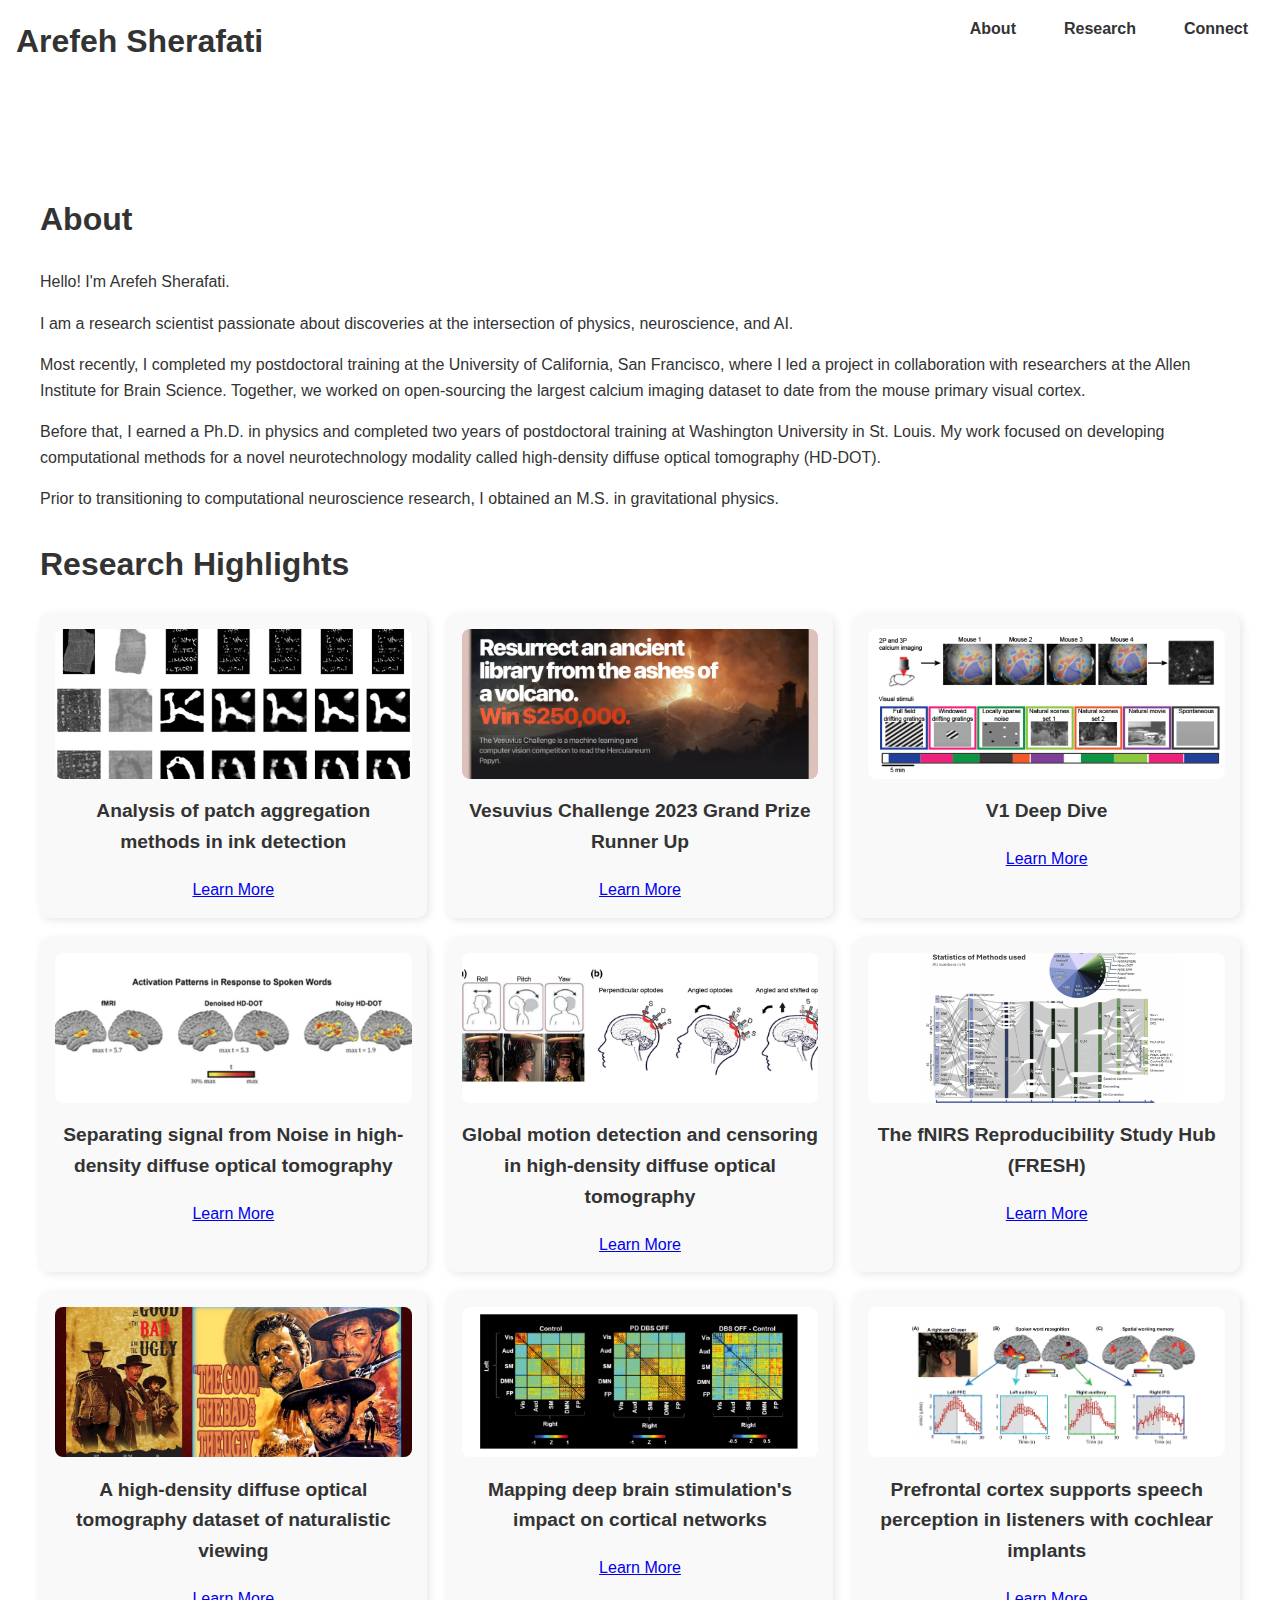
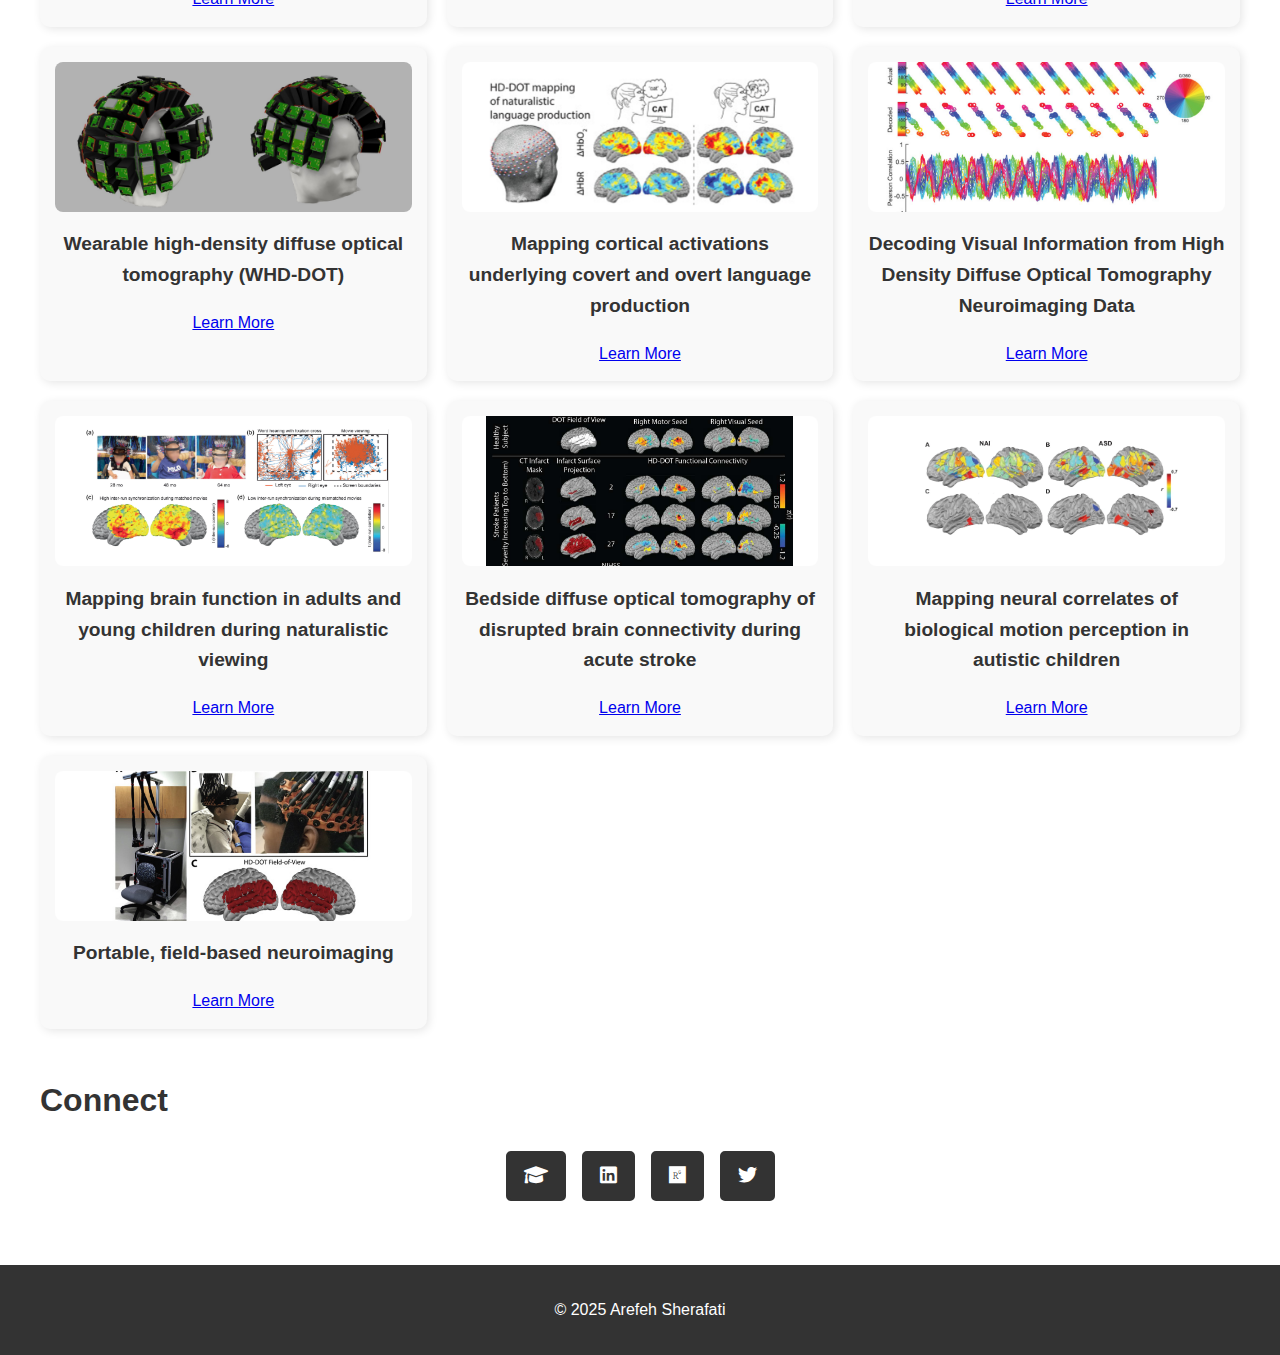
<file: index.html>
<!DOCTYPE html>
<html lang="en">
<head>
    <meta charset="UTF-8">
    <meta name="viewport" content="width=device-width, initial-scale=1.0">
    <title>Arefeh Sherafati</title>
    <link rel="stylesheet" href="style.css">
    <link href="https://cdnjs.cloudflare.com/ajax/libs/font-awesome/6.0.0-beta3/css/all.min.css" rel="stylesheet">
</head>
<body>
    <header>
        <nav>
            <h1>Arefeh Sherafati</h1>
            <ul>
                <li><a href="#about">About</a></li>
                <li><a href="#research">Research</a></li>
                <li><a href="#connect">Connect</a></li>
            </ul>
        </nav>
    </header>
    
    <main>
        <!-- <section class="hero-container">
            <div class="hero-image">
                <div class="image-caption">Composition VIII, Wassily Kandinsky 1923</div>
            </div>
        </section>
         -->
        <section id="about">
            <h2>About</h2>
            <p>Hello! I'm Arefeh Sherafati.</p>
            
            <p>I am a research scientist passionate about discoveries at the intersection of physics, neuroscience, and AI.</p>
        
            <p>Most recently, I completed my postdoctoral training at the University of California, San Francisco, where I led a project in collaboration with researchers at the Allen Institute for Brain Science. Together, we worked on open-sourcing the largest calcium imaging dataset to date from the mouse primary visual cortex.</p>
        
            <p>Before that, I earned a Ph.D. in physics and completed two years of postdoctoral training at Washington University in St. Louis. My work focused on developing computational methods for a novel neurotechnology modality called high-density diffuse optical tomography (HD-DOT).</p>
        
            <p>Prior to transitioning to computational neuroscience research, I obtained an M.S. in gravitational physics.</p>
        </section>
        
        <section id="research">
            <h2>Research Highlights</h2>
            <div class="projects-container">
                <div class="project-box">
                    <img src="./images/patch_aggregation.png" alt="Analysis of patch aggregation methods in ink detection">
                    <h3>Analysis of patch aggregation methods in ink detection</h3>
                    <a href="https://github.com/lschlessinger1/vesuvius-patch-agg-analysis/blob/main/Analysis_of_patch_aggregation_methods_in_ink_detection.pdf">Learn More</a>
                </div>
                <div class="project-box">
                    <img src="./images/vesuvius.png" alt="Vesuvius Challenge 2023 Grand Prize Runner Up">
                    <h3>Vesuvius Challenge 2023 Grand Prize Runner Up</h3>
                    <a href="https://github.com/lschlessinger1/vesuvius-grand-prize-submission">Learn More</a>
                </div>
                <div class="project-box">
                    <img src="./images/v1dd.png" alt="V1 Deep Dive">
                    <h3>V1 Deep Dive</h3>
                    <a href="https://scholar.google.com/citations?view_op=view_citation&hl=en&user=jHe0WysAAAAJ&sortby=pubdate&citation_for_view=jHe0WysAAAAJ:O3NaXMp0MMsC">Learn More</a>
                </div>
                <div class="project-box">
                    <img src="./images/gvtd.png" alt="Separating Signal from Noise in High-Density Diffuse Optical Tomography">
                    <h3>Separating signal from Noise in high-density diffuse optical tomography</h3>
                    <a href="https://www.proquest.com/openview/132f2525080c9342abdf4e3a33d8dc5f/1?pq-origsite=gscholar&cbl=44156">Learn More</a>
                </div>
                <div class="project-box">
                    <img src="./images/thesis.jpg" alt="Global motion detection and censoring in high-density diffuse optical tomography">
                    <h3>Global motion detection and censoring in high-density diffuse optical tomography</h3>
                    <a href="https://onlinelibrary.wiley.com/doi/full/10.1002/hbm.25111">Learn More</a>
                </div>
                <div class="project-box">
                    <img src="./images/fresh.png" alt="The fNIRS Reproducibility Study Hub (FRESH)">
                    <h3>The fNIRS Reproducibility Study Hub (FRESH)</h3>
                    <a href="https://osf.io/preprints/metaarxiv/pc6x8_v1">Learn More</a>
                </div>
                <div class="project-box">
                    <img src="./images/goodbadugly.jpg" alt="A high-density diffuse optical tomography dataset of naturalistic viewing">
                    <h3>A high-density diffuse optical tomography dataset of naturalistic viewing</h3>
                    <a href="https://pmc.ncbi.nlm.nih.gov/articles/PMC10659362/">Learn More</a>
                </div>
                <div class="project-box">
                    <img src="./images/dbs_dot.png" alt="Mapping deep brain stimulation's impact on cortical networks">
                    <h3>Mapping deep brain stimulation's impact on cortical networks</h3>
                    <a href="https://www.spiedigitallibrary.org/conference-proceedings-of-spie/11226/112260A/Mapping-deep-brain-stimulations-impact-on-cortical-networks-using-high/10.1117/12.2546903.short">Learn More</a>
                </div>
                <div class="project-box">
                    <img src="./images/ci_dot.png" alt="Prefrontal cortex supports speech perception in listeners with cochlear implants">
                    <h3>Prefrontal cortex supports speech perception in listeners with cochlear implants</h3>
                    <a href="https://elifesciences.org/articles/75323">Learn More</a>
                </div>
                <div class="project-box">
                    <img src="./images/wearable_dot.png" alt="Wearable high-density diffuse optical tomography (WHD-DOT)">
                    <h3>Wearable high-density diffuse optical tomography (WHD-DOT)</h3>
                    <a href="https://www.spiedigitallibrary.org/conference-proceedings-of-spie/11629/116291T/Wearable-high-density-diffuse-optical-tomography-WHD-DOT-instrument-for/10.1117/12.2579116.short">Learn More</a>
                </div>
                <div class="project-box">
                    <img src="./images/lang_dot.png" alt="Mapping cortical activations underlying covert and overt language production">
                    <h3>Mapping cortical activations underlying covert and overt language production</h3>
                    <a href="https://www.sciencedirect.com/science/article/pii/S1053811923003415">Learn More</a>
                </div>
                <div class="project-box">
                    <img src="./images/decoding_dot.png" alt="Decoding Visual Information from High Density Diffuse Optical Tomography Neuroimaging Data">
                    <h3>Decoding Visual Information from High Density Diffuse Optical Tomography Neuroimaging Data</h3>
                    <a href="https://www.sciencedirect.com/science/article/pii/S1053811920310016">Learn More</a>
                </div>
                <div class="project-box">
                    <img src="./images/youth_dot.png" alt="Mapping brain function in adults and young children during naturalistic viewing">
                    <h3>Mapping brain function in adults and young children during naturalistic viewing</h3>
                    <a href="https://onlinelibrary.wiley.com/doi/full/10.1002/hbm.26684">Learn More</a>
                </div>
                <div class="project-box">
                    <img src="./images/stroke_dot.png" alt="Bedside diffuse optical tomography of disrupted brain connectivity during acute stroke">
                    <h3>Bedside diffuse optical tomography of disrupted brain connectivity during acute stroke</h3>
                    <a href="https://www.researchsquare.com/article/rs-107369/v1">Learn More</a>
                </div>
                <div class="project-box">
                    <img src="./images/asd_dot.png" alt="Mapping neural correlates of biological motion perception in autistic children ">
                    <h3>Mapping neural correlates of biological motion perception in autistic children </h3>
                    <a href="https://link.springer.com/article/10.1186/s13229-024-00614-4">Learn More</a>
                </div>
                <div class="project-box">
                    <img src="./images/cali_dot.png" alt="Portable, field-based neuroimaging">
                    <h3>Portable, field-based neuroimaging</h3>
                    <a href="https://www.sciencedirect.com/science/article/pii/S1053811920300288">Learn More</a>
                </div>
            </div>
        </section>
        

        <section id="connect">
            <h2>Connect</h2>
            <div class="social-links">
                <a href="https://scholar.google.com/citations?user=jHe0WysAAAAJ&hl=en" target="_blank" title="Google Scholar">
                    <i class="fas fa-graduation-cap"></i>
                </a>
                <a href="https://www.linkedin.com/in/arefeh-sherafati/" target="_blank" title="LinkedIn">
                    <i class="fab fa-linkedin"></i>
                </a>
                <a href="https://www.researchgate.net/profile/Arefeh-Sherafati?ev=hdr_xprf" target="_blank" title="ResearchGate">
                    <i class="fab fa-researchgate"></i>
                </a>
                <a href="https://x.com/sherafatia" target="_blank" title="Twitter">
                    <i class="fab fa-twitter"></i>
                </a>
            </div>
        </section>
        
    </main>
    
    <footer>
        <p>© 2025 Arefeh Sherafati</p>
    </footer>
</body>
</html>
</file>
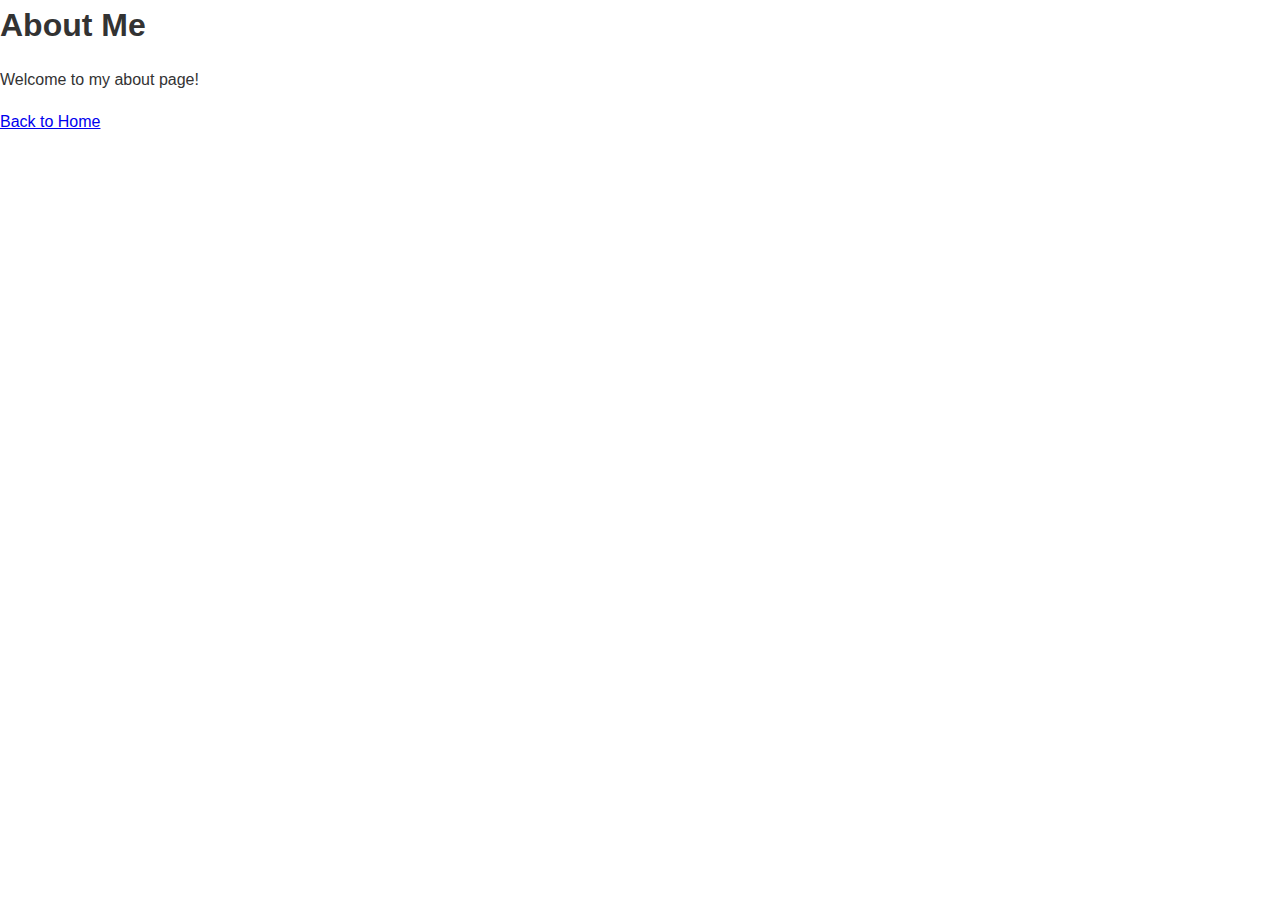
<file: about.html>
<!DOCTYPE html>
<html lang="en">
<head>
    <meta charset="UTF-8">
    <meta name="viewport" content="width=device-width, initial-scale=1.0">
    <title>About</title>
    <link rel="stylesheet" href="style.css">
</head>
<body>
    <h1>About Me</h1>
    <p>Welcome to my about page!</p>
    <a href="index.html">Back to Home</a>
</body>
</html>
</file>
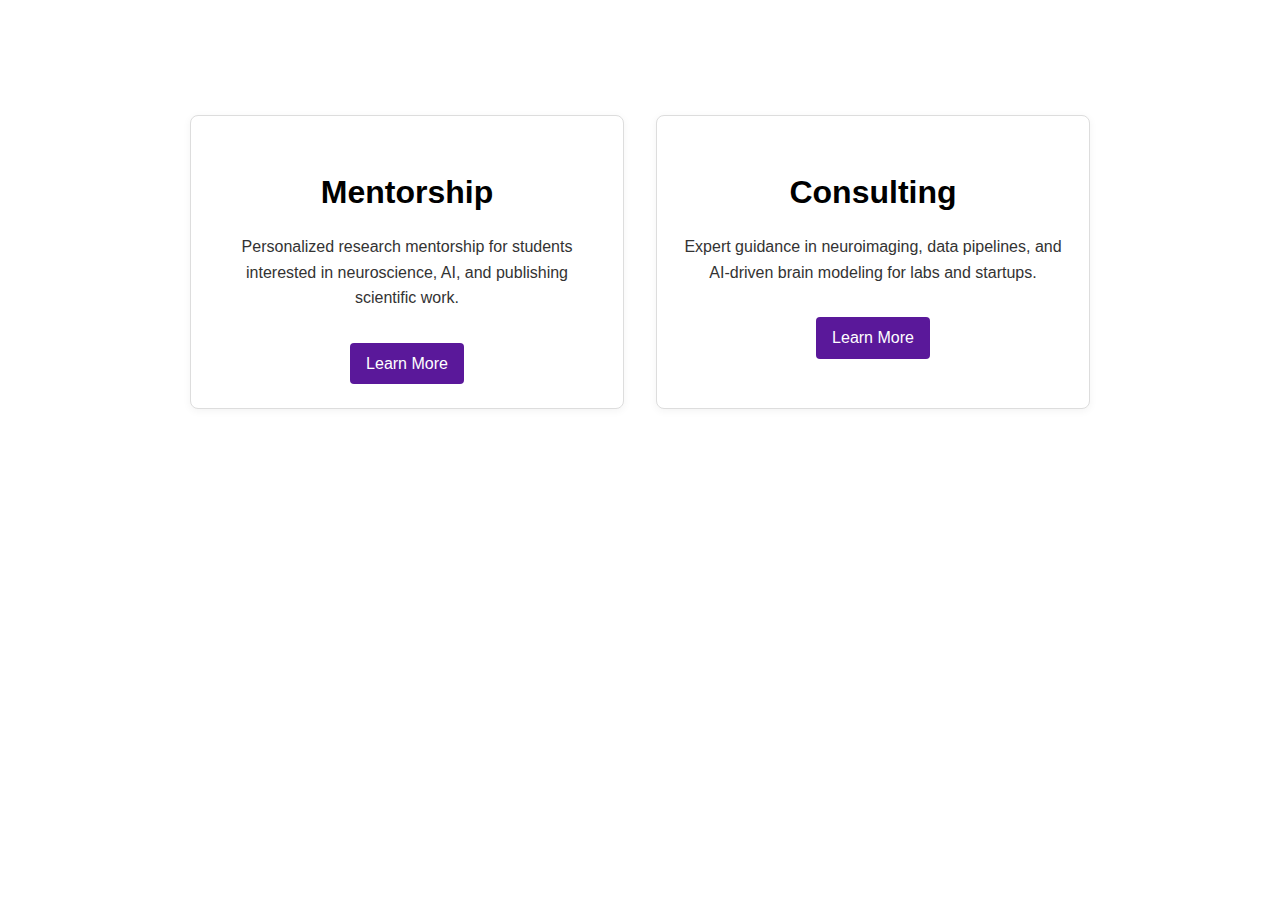
<file: academy.html>
<!DOCTYPE html>
<html lang="en">
<head>
  <meta charset="UTF-8" />
  <meta name="viewport" content="width=device-width, initial-scale=1.0"/>
  <title>Arefeh Sherafati Academy</title>
  <link rel="stylesheet" href="style.css" />
  <style>

    main {
      padding: 2rem;
      max-width: 900px;
      margin-left: auto;
      margin-right: auto;
    }

    .grid {
      display: flex;
      gap: 2rem;
      justify-content: center;
      flex-wrap: wrap;
    }

    .card {
      flex: 1 1 300px;
      padding: 1.5rem;
      background: white;
      border: 1px solid #ddd;
      border-radius: 8px;
      text-align: center;
      box-shadow: 0 2px 8px rgba(0,0,0,0.05);
    }

    .card h2 {
      color: black;
      margin-bottom: 1rem;
    }

    .card a {
      display: inline-block;
      margin-top: 1rem;
      padding: 0.5rem 1rem;
      background-color: #5A189A;
      color: white;
      text-decoration: none;
      border-radius: 4px;
    }

    .card a:hover {
      background-color: #4b1482;
    }
  </style>
</head>
<body>
  <header>
    <nav>
      <h1><a href="academy.html" style="text-decoration: none; color: white;">Arefeh Sherafati Academy</a></h1>
    </nav>
  </header>

  <main>
    <div class="grid">
      <div class="card">
        <h2>Mentorship</h2>
        <p>Personalized research mentorship for students interested in neuroscience, AI, and publishing scientific work.</p>
        <a href="mentorship.html">Learn More</a>
      </div>

      <div class="card">
        <h2>Consulting</h2>
        <p>Expert guidance in neuroimaging, data pipelines, and AI-driven brain modeling for labs and startups.</p>
        <a href="consulting.html">Learn More</a>
      </div>
    </div>
  </main>
</body>
</html>
</file>
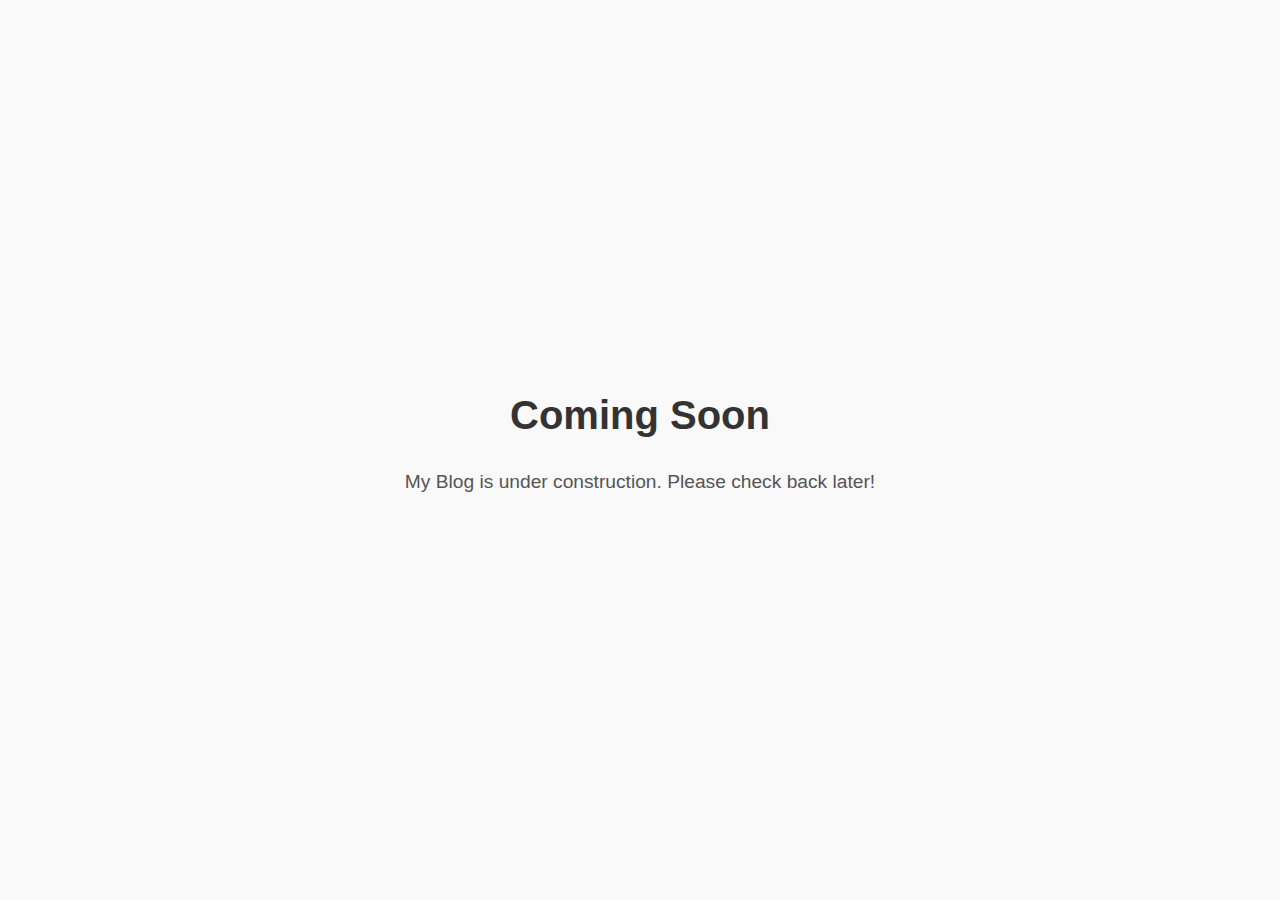
<file: blog.html>
<!DOCTYPE html>
<html lang="en">
<head>
    <meta charset="UTF-8" />
    <meta name="viewport" content="width=device-width, initial-scale=1.0"/>
    <title>Coming Soon – Arefeh Sherafati</title>
    <link rel="stylesheet" href="style.css" />
    <style>
        body {
            display: flex;
            justify-content: center;
            align-items: center;
            min-height: 100vh;
            font-family: sans-serif;
            background-color: #f9f9f9;
            margin: 0;
        }

        .coming-soon {
            text-align: center;
            padding: 2rem;
        }

        .coming-soon h1 {
            font-size: 2.5rem;
            margin-bottom: 1rem;
        }

        .coming-soon p {
            font-size: 1.2rem;
            color: #555;
        }
    </style>
</head>
<body>
    <div class="coming-soon">
        <h1>Coming Soon</h1>
        <p>My Blog is under construction. Please check back later!</p>
    </div>
</body>
</html>
</file>
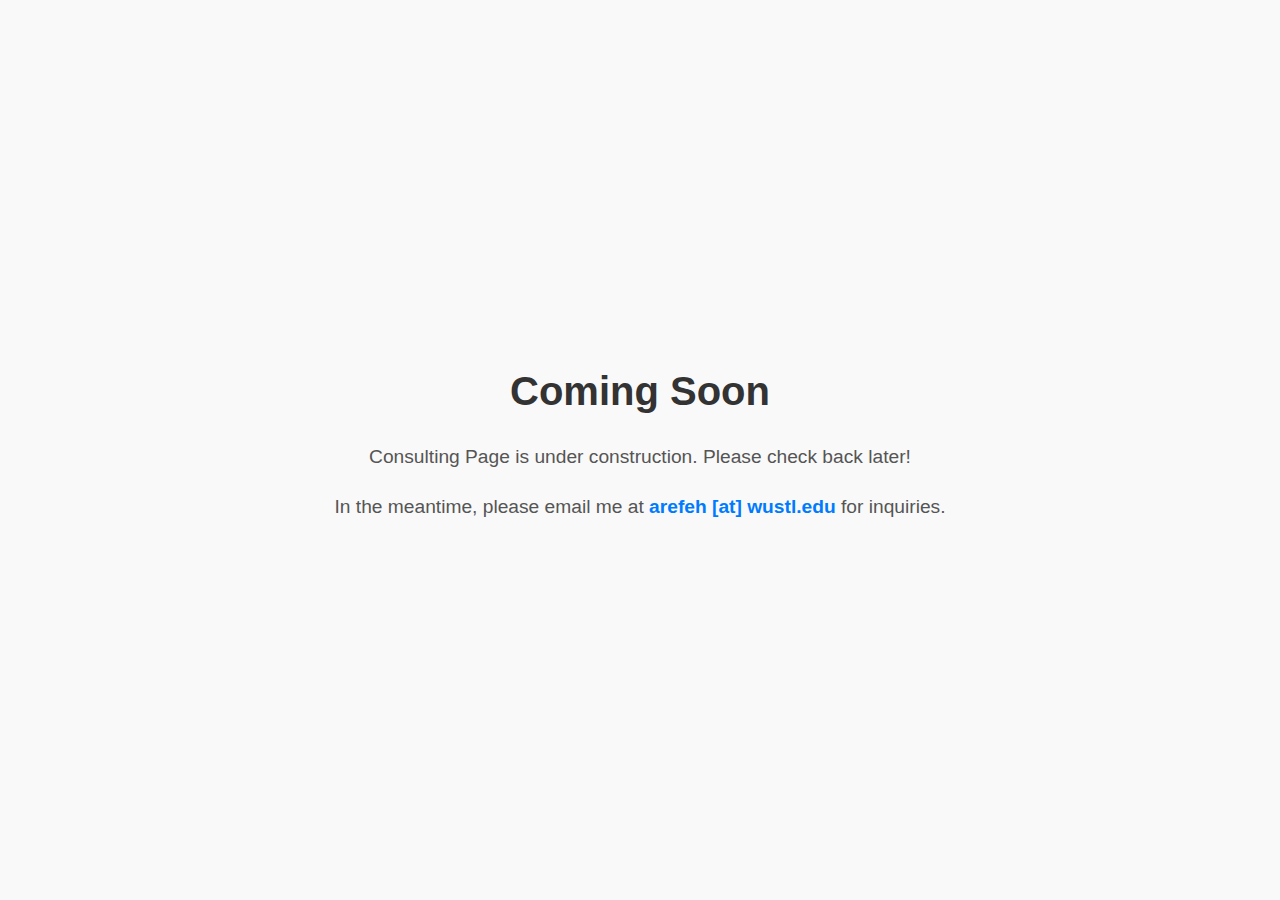
<file: consulting.html>
<!DOCTYPE html>
<html lang="en">
<head>
    <meta charset="UTF-8" />
    <meta name="viewport" content="width=device-width, initial-scale=1.0"/>
    <title>Coming Soon – Arefeh Sherafati</title>
    <link rel="stylesheet" href="style.css" />
    <style>
        body {
            display: flex;
            justify-content: center;
            align-items: center;
            min-height: 100vh;
            font-family: sans-serif;
            background-color: #f9f9f9;
            margin: 0;
        }

        .coming-soon {
            text-align: center;
            padding: 2rem;
        }

        .coming-soon h1 {
            font-size: 2.5rem;
            margin-bottom: 1rem;
        }

        .coming-soon p {
            font-size: 1.2rem;
            color: #555;
        }
    </style>
</head>
<body>
    <div class="coming-soon">
        <h1>Coming Soon</h1>
        <p>Consulting Page is under construction. Please check back later!</p>
        <p>In the meantime, please email me at <strong style="color:#007BFF;">arefeh [at] wustl.edu</strong> for inquiries.</p>
    </div>
</body>
</html>
</file>
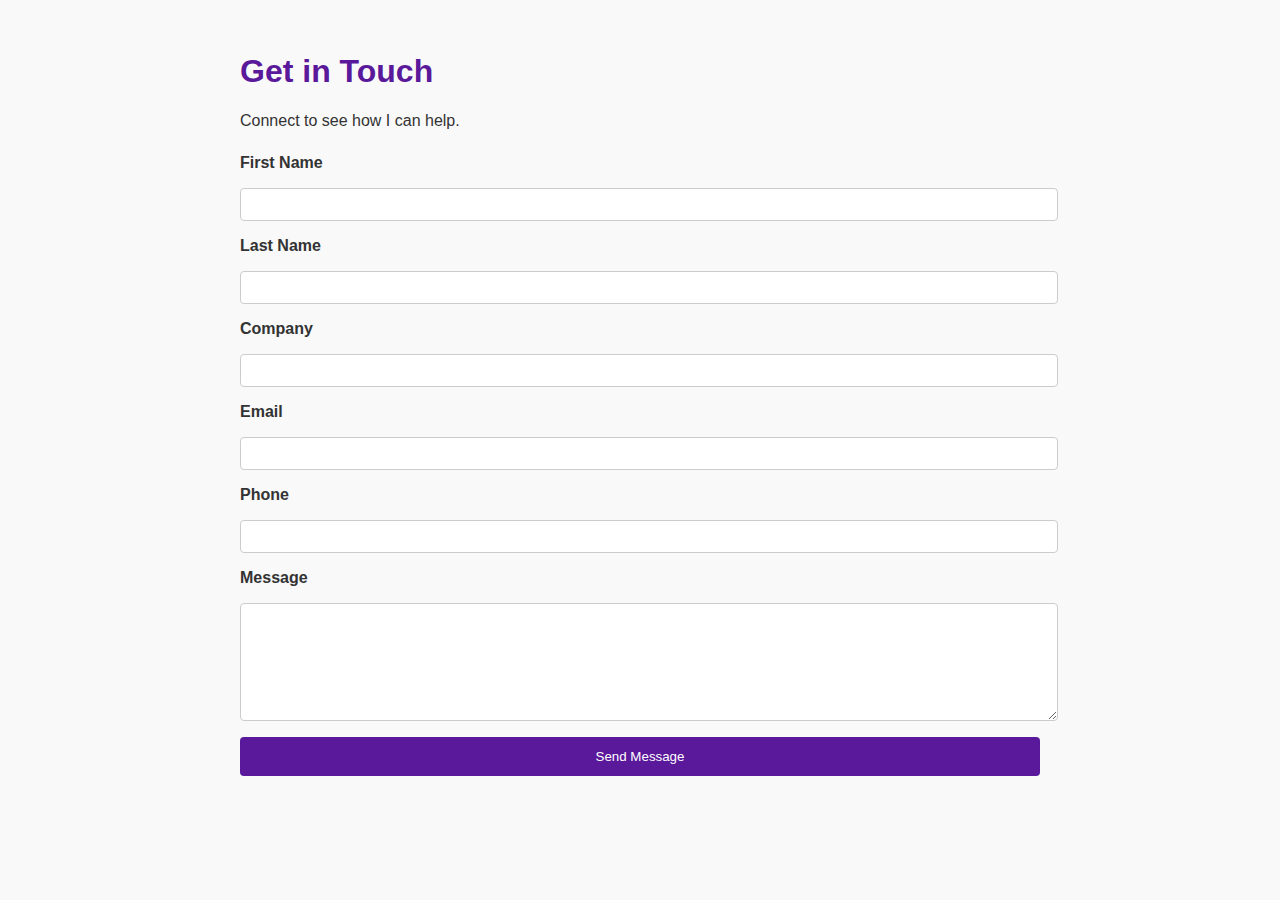
<file: contact.html>
<!DOCTYPE html>
<html lang="en">
<head>
  <meta charset="UTF-8" />
  <meta name="viewport" content="width=device-width, initial-scale=1.0"/>
  <title>Book a Consultation - NeuroAI Consulting</title>
  <style>
    body {
      font-family: sans-serif;
      background-color: #f9f9f9;
      color: #333;
      margin: 0;
      padding: 2rem;
      max-width: 800px;
      margin-left: auto;
      margin-right: auto;
    }

    h1 {
      color: #5A189A;
    }

    form {
      display: grid;
      gap: 1rem;
      margin-top: 1.5rem;
    }

    label {
      font-weight: bold;
    }

    input, textarea {
      padding: 0.5rem;
      border: 1px solid #ccc;
      border-radius: 4px;
      width: 100%;
    }

    textarea {
      resize: vertical;
      min-height: 100px;
    }

    button {
      background-color: #5A189A;
      color: white;
      padding: 0.75rem;
      border: none;
      border-radius: 4px;
      cursor: pointer;
    }

    button:hover {
      background-color: #4b1482;
    }
  </style>
</head>
<body>
  <h1>Get in Touch</h1>
  <p>Connect to see how I can help.</p>

  <form action="mailto:arefeh@wustl.edu" method="post" enctype="text/plain">
    <label for="fname">First Name</label>
    <input type="text" id="fname" name="First Name" required>

    <label for="lname">Last Name</label>
    <input type="text" id="lname" name="Last Name" required>

    <label for="company">Company</label>
    <input type="text" id="company" name="Company">

    <label for="email">Email</label>
    <input type="email" id="email" name="Email" required>

    <label for="phone">Phone</label>
    <input type="tel" id="phone" name="Phone">

    <label for="message">Message</label>
    <textarea id="message" name="Message" required></textarea>

    <button type="submit">Send Message</button>
  </form>
</body>
</html>
</file>
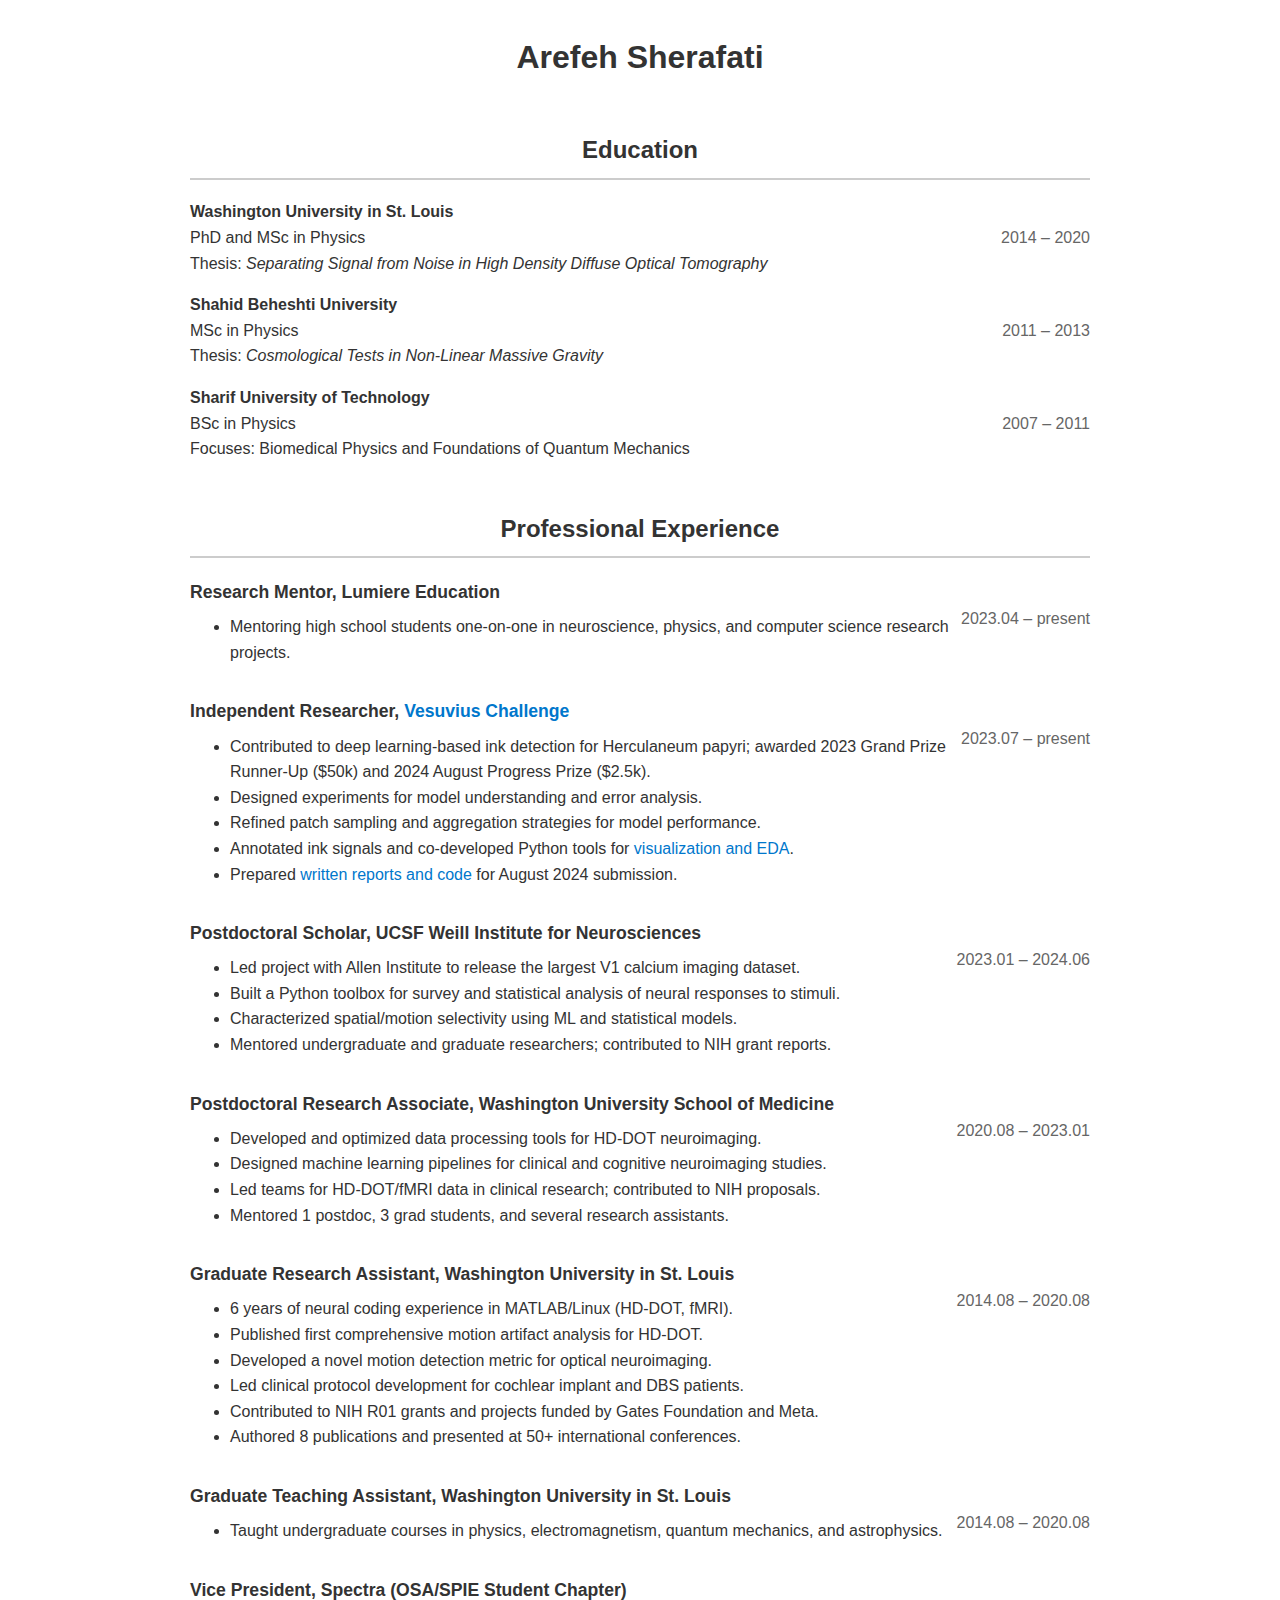
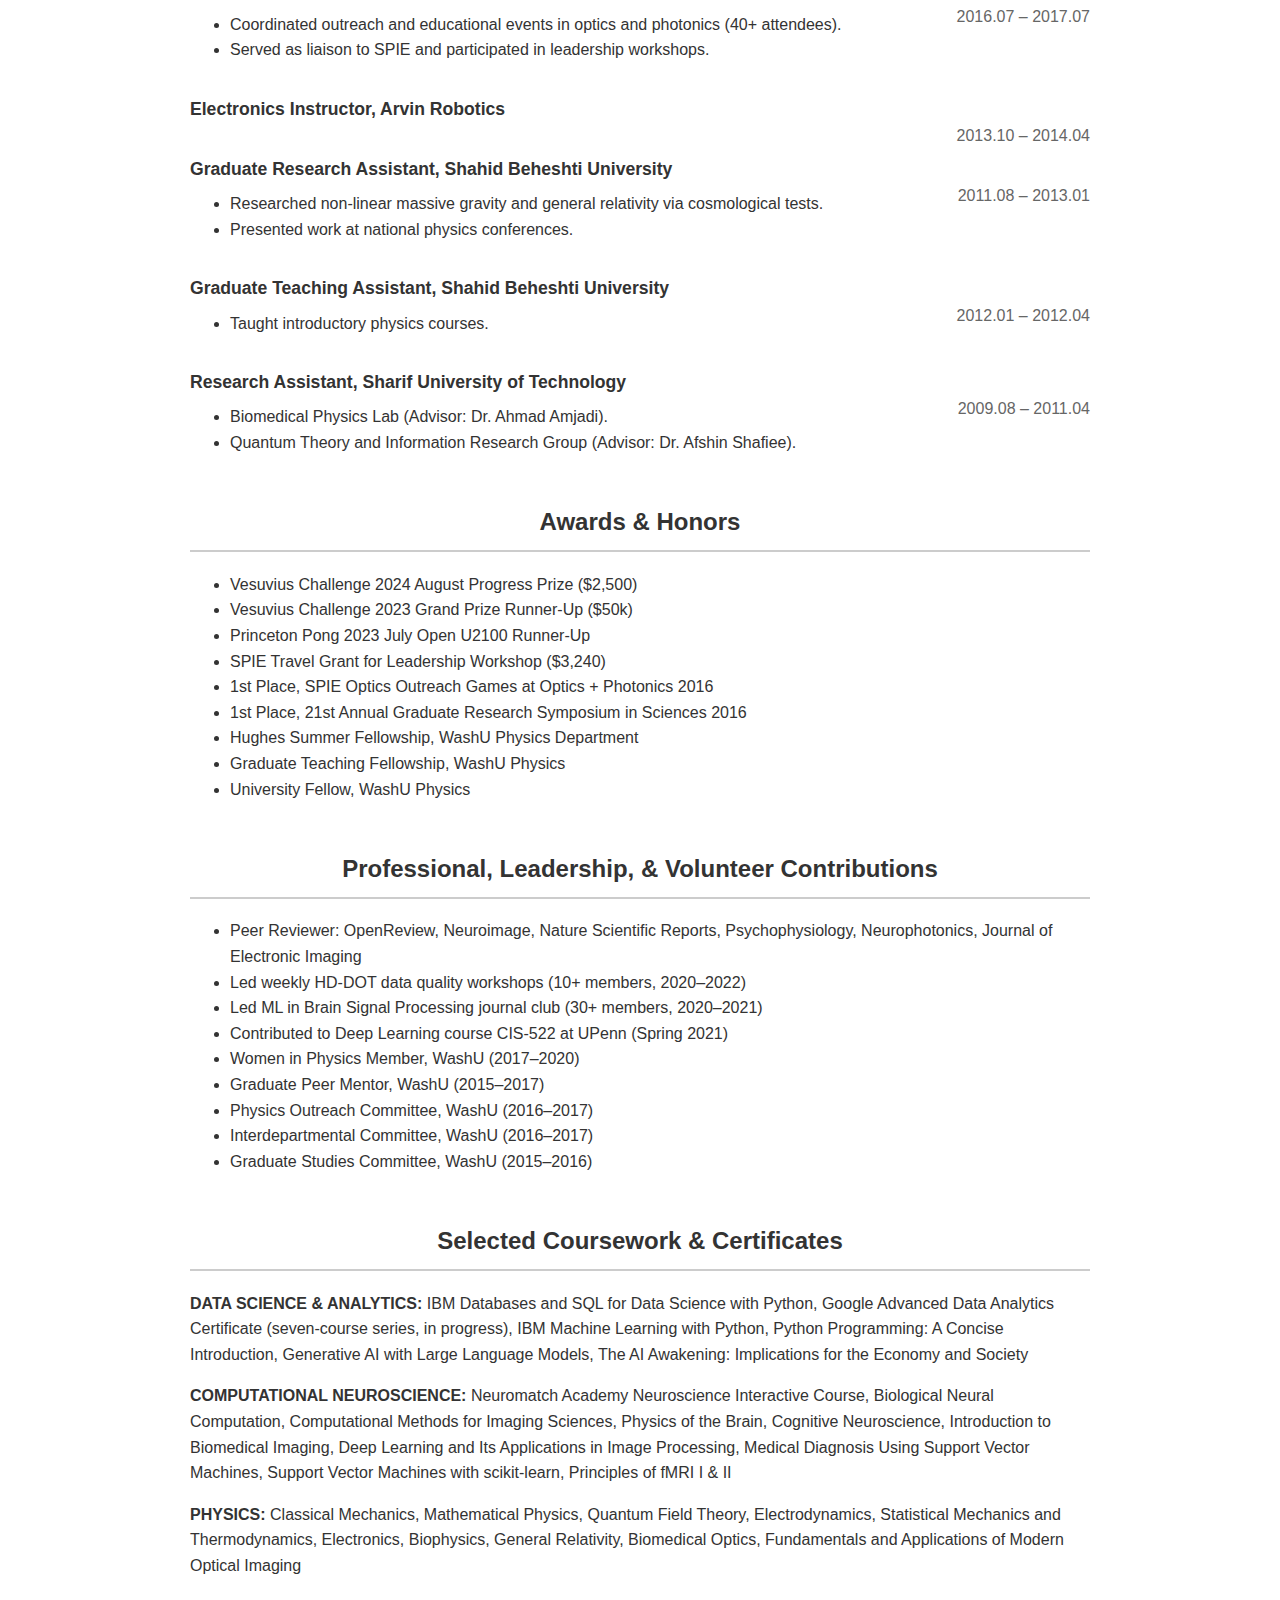
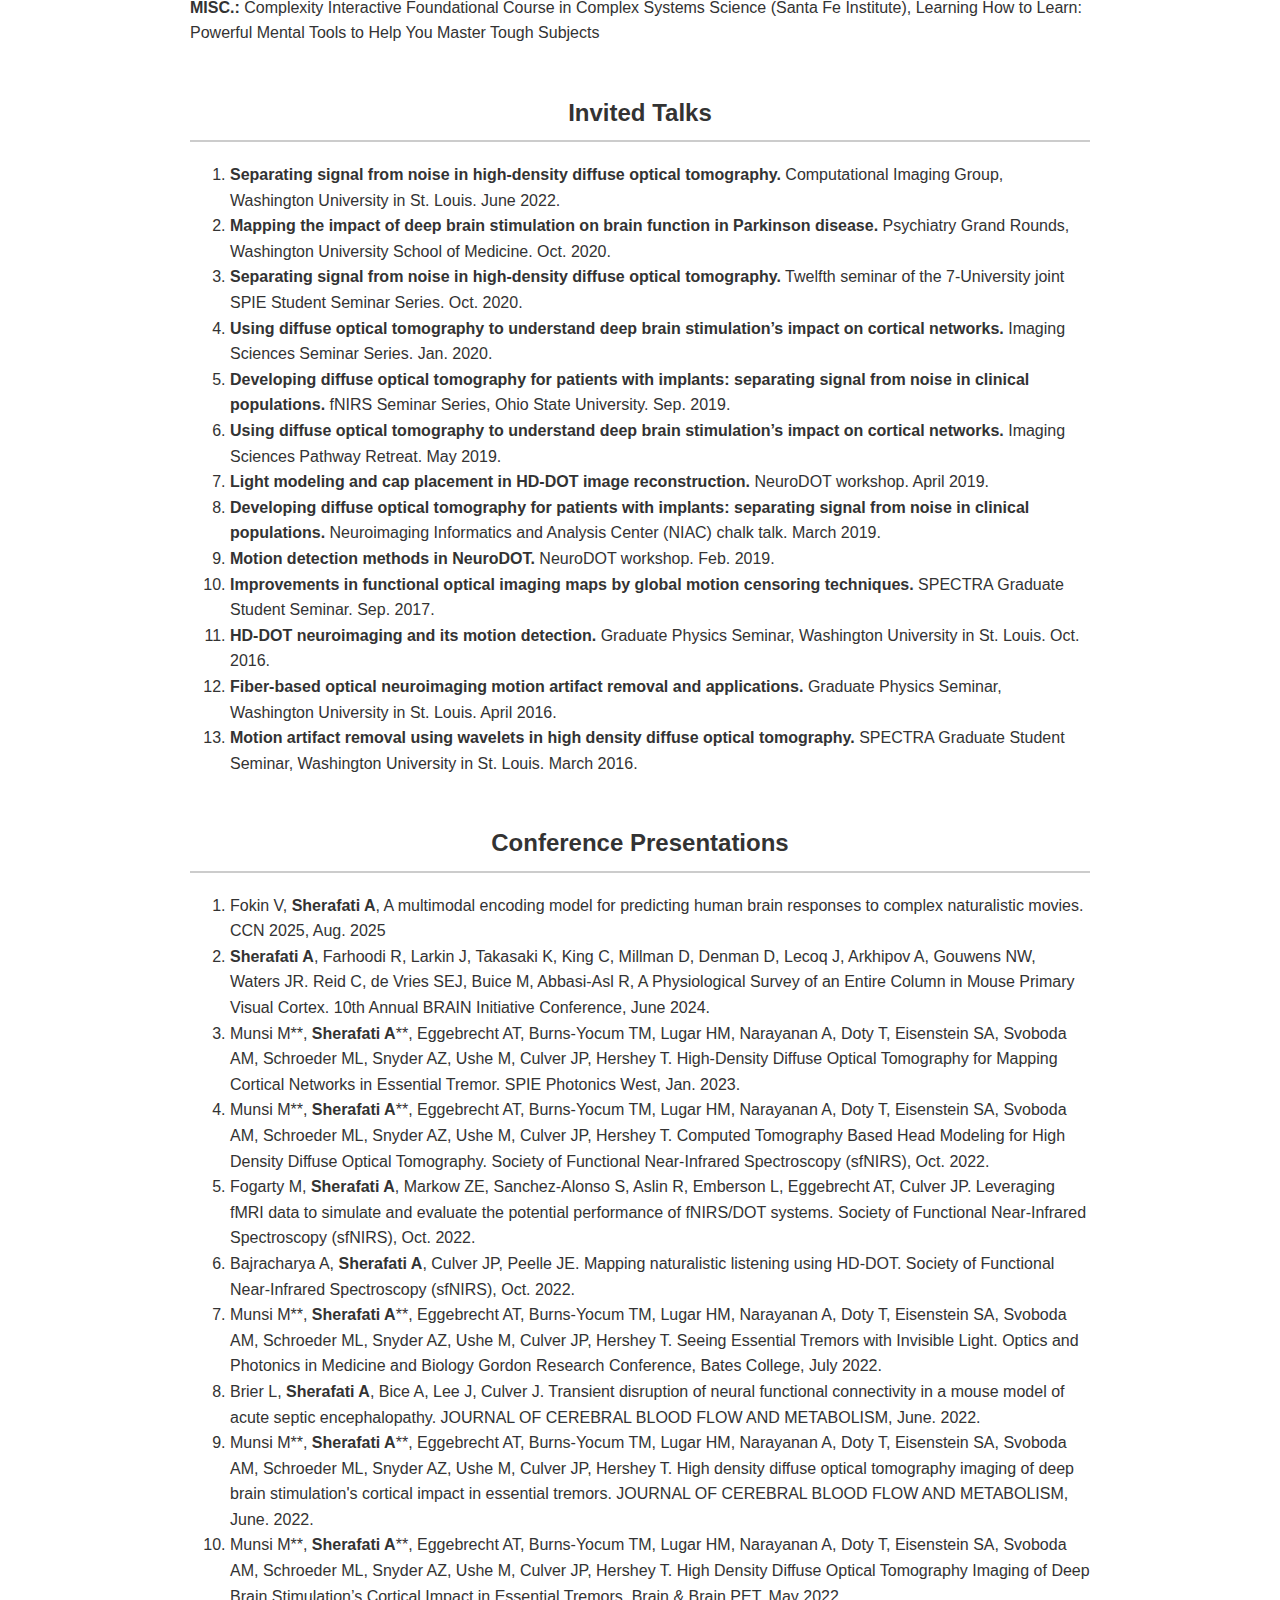
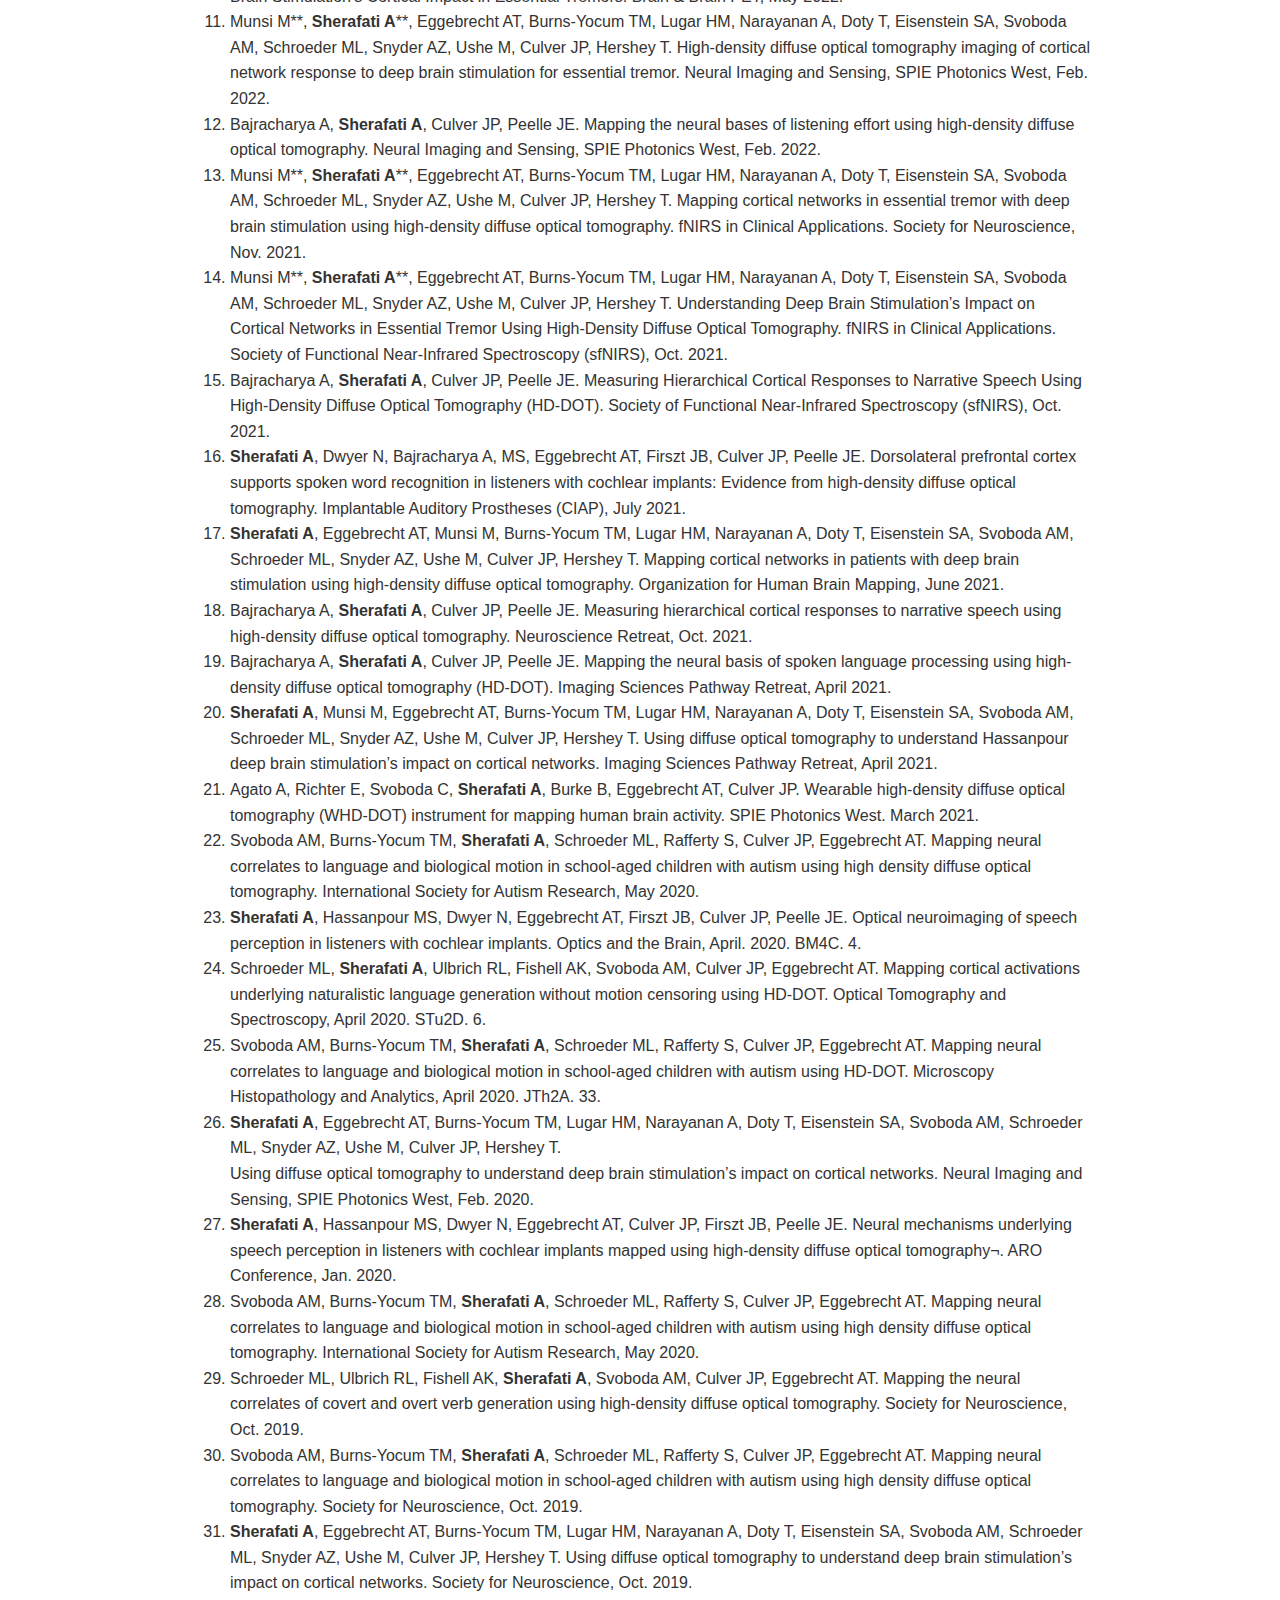
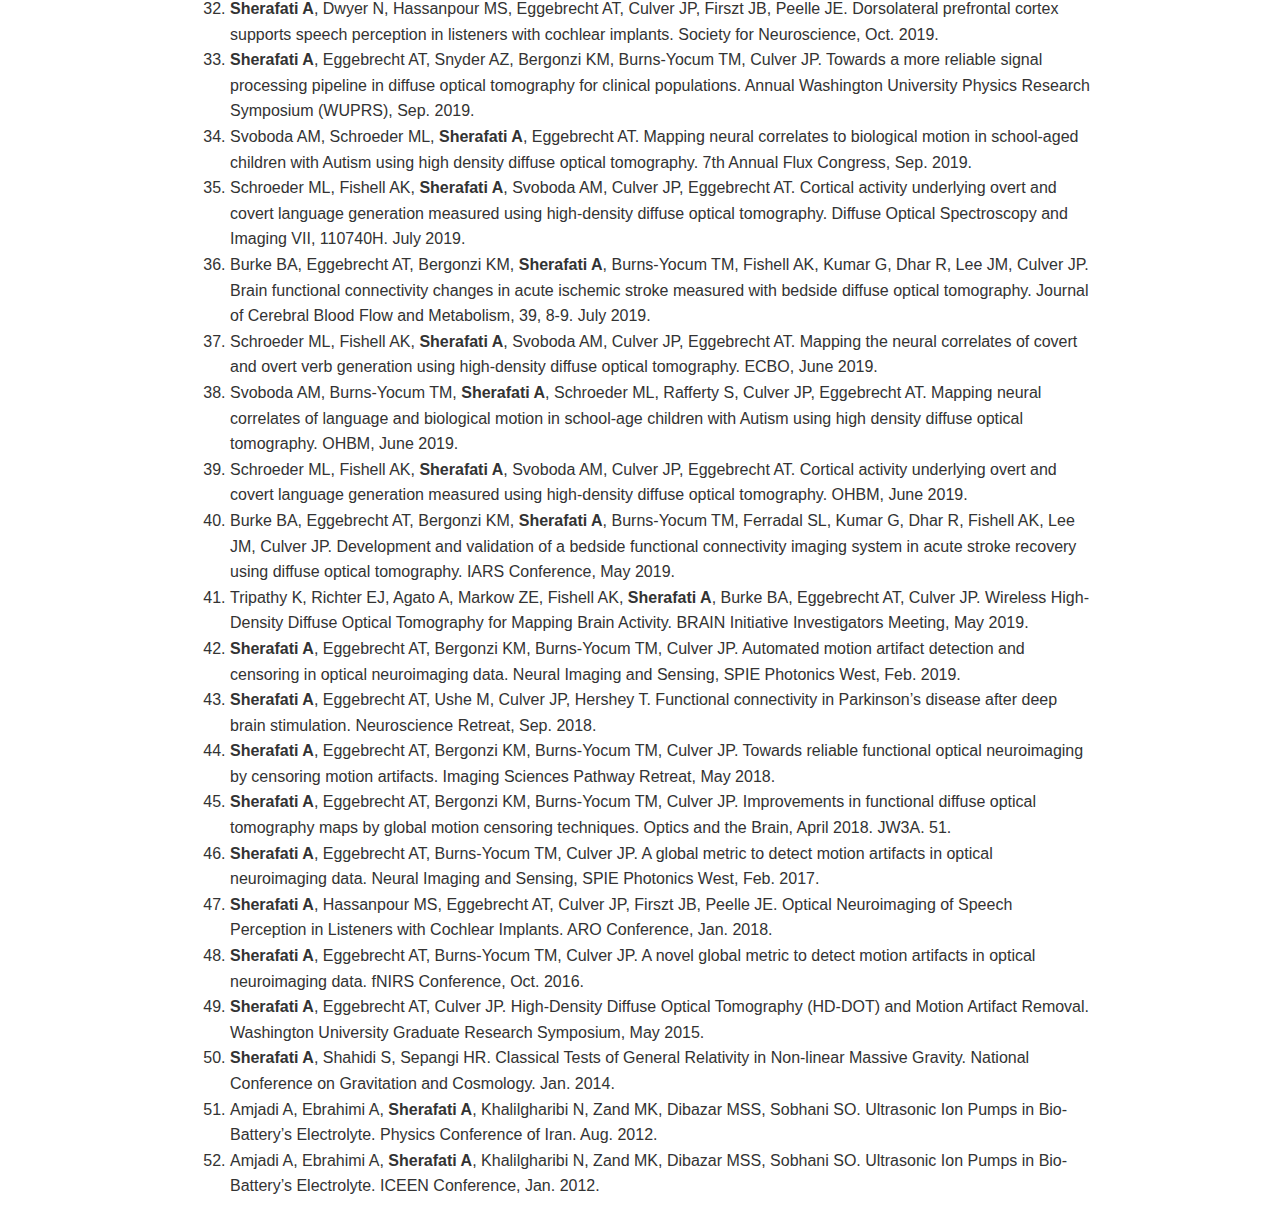
<file: cv.html>
<!DOCTYPE html>
<html lang="en">
<head>
  <meta charset="UTF-8" />
  <meta name="viewport" content="width=device-width, initial-scale=1.0" />
  <title>CV | Arefeh Sherafati</title>
  <style>
    body {
      font-family: Arial, sans-serif;
      margin: 2rem auto;
      max-width: 900px;
      line-height: 1.6;
      color: #333;
    }
    h1, h2 {
      text-align: center;
    }
    h2 {
      margin-top: 3rem;
      border-bottom: 2px solid #ccc;
      padding-bottom: 0.5rem;
    }
    .position {
      margin-bottom: 2rem;
    }
    .title {
      font-weight: bold;
      font-size: 1.1rem;
    }
    .organization {
      font-style: italic;
    }
    .date {
      float: right;
      color: #666;
    }
    ul {
      margin-top: 0.5rem;
    }
    a {
      color: #0077cc;
      text-decoration: none;
    }
    .contact {
      text-align: center;
      margin-top: 3rem;
      border-top: 1px solid #ccc;
      padding-top: 1rem;
    }
  </style>
</head>
<body>

  <h1>Arefeh Sherafati</h1>
    <div class="section">
    <h2>Education</h2>
    <p><strong>Washington University in St. Louis</strong><br>
    PhD and MSc in Physics <span class="date">2014 – 2020</span><br>
    Thesis: <em>Separating Signal from Noise in High Density Diffuse Optical Tomography</em></p>

    <p><strong>Shahid Beheshti University</strong><br>
    MSc in Physics <span class="date">2011 – 2013</span><br>
    Thesis: <em>Cosmological Tests in Non-Linear Massive Gravity</em></p>

    <p><strong>Sharif University of Technology</strong><br>
    BSc in Physics <span class="date">2007 – 2011</span><br>
    Focuses: Biomedical Physics and Foundations of Quantum Mechanics</p>
  </div>

  <h2>Professional Experience</h2>

  <div class="position">
    <div class="title">Research Mentor, Lumiere Education</div>
    <div class="date">2023.04 – present</div>
    <ul>
      <li>Mentoring high school students one-on-one in  neuroscience, physics, and computer science research projects.</li>
    </ul>
  </div>

  <div class="position">
    <div class="title">Independent Researcher, <a href="https://scrollprize.org/">Vesuvius Challenge</a></div>
    <div class="date">2023.07 – present</div>
    <ul>
      <li>Contributed to deep learning-based ink detection for Herculaneum papyri; awarded 2023 Grand Prize Runner-Up ($50k) and 2024 August Progress Prize ($2.5k).</li>
      <li>Designed experiments for model understanding and error analysis.</li>
      <li>Refined patch sampling and aggregation strategies for model performance.</li>
      <li>Annotated ink signals and co-developed Python tools for <a href="https://github.com/lschlessinger1/vesuvius-grand-prize-submission.git">visualization and EDA</a>.</li>
      <li>Prepared <a href="https://drive.google.com/drive/folders/1HM_aWmZBfCbaX9tNYgy6iC8nWkEUZzrj?usp=drive_linkx">written reports and code</a> for August 2024 submission.</li>
    </ul>
  </div>

  <div class="position">
    <div class="title">Postdoctoral Scholar, UCSF Weill Institute for Neurosciences</div>
    <div class="date">2023.01 – 2024.06</div>
    <ul>
      <li>Led project with Allen Institute to release the largest V1 calcium imaging dataset.</li>
      <li>Built a Python toolbox for survey and statistical analysis of neural responses to stimuli.</li>
      <li>Characterized spatial/motion selectivity using ML and statistical models.</li>
      <li>Mentored undergraduate and graduate researchers; contributed to NIH grant reports.</li>
    </ul>
  </div>

  <div class="position">
    <div class="title">Postdoctoral Research Associate, Washington University School of Medicine</div>
    <div class="date">2020.08 – 2023.01</div>
    <ul>
      <li>Developed and optimized data processing tools for HD-DOT neuroimaging.</li>
      <li>Designed machine learning pipelines for clinical and cognitive neuroimaging studies.</li>
      <li>Led teams for HD-DOT/fMRI data in clinical research; contributed to NIH proposals.</li>
      <li>Mentored 1 postdoc, 3 grad students, and several research assistants.</li>
    </ul>
  </div>

  <div class="position">
    <div class="title">Graduate Research Assistant, Washington University in St. Louis</div>
    <div class="date">2014.08 – 2020.08</div>
    <ul>
      <li>6 years of neural coding experience in MATLAB/Linux (HD-DOT, fMRI).</li>
      <li>Published first comprehensive motion artifact analysis for HD-DOT.</li>
      <li>Developed a novel motion detection metric for optical neuroimaging.</li>
      <li>Led clinical protocol development for cochlear implant and DBS patients.</li>
      <li>Contributed to NIH R01 grants and projects funded by Gates Foundation and Meta.</li>
      <li>Authored 8 publications and presented at 50+ international conferences.</li>
    </ul>
  </div>

  <div class="position">
    <div class="title">Graduate Teaching Assistant, Washington University in St. Louis</div>
    <div class="date">2014.08 – 2020.08</div>
    <ul>
      <li>Taught undergraduate courses in physics, electromagnetism, quantum mechanics, and astrophysics.</li>
    </ul>
  </div>

  <div class="position">
    <div class="title">Vice President, Spectra (OSA/SPIE Student Chapter)</div>
    <div class="date">2016.07 – 2017.07</div>
    <ul>
      <li>Coordinated outreach and educational events in optics and photonics (40+ attendees).</li>
      <li>Served as liaison to SPIE and participated in leadership workshops.</li>
    </ul>
  </div>

  <div class="position">
    <div class="title">Electronics Instructor, Arvin Robotics</div>
    <div class="date">2013.10 – 2014.04</div>
  </div>

  <div class="position">
    <div class="title">Graduate Research Assistant, Shahid Beheshti University</div>
    <div class="date">2011.08 – 2013.01</div>
    <ul>
      <li>Researched non-linear massive gravity and general relativity via cosmological tests.</li>
      <li>Presented work at national physics conferences.</li>
    </ul>
  </div>

  <div class="position">
    <div class="title">Graduate Teaching Assistant, Shahid Beheshti University</div>
    <div class="date">2012.01 – 2012.04</div>
    <ul>
      <li>Taught introductory physics courses.</li>
    </ul>
  </div>

  <div class="position">
    <div class="title">Research Assistant, Sharif University of Technology</div>
    <div class="date">2009.08 – 2011.04</div>
    <ul>
      <li>Biomedical Physics Lab (Advisor: Dr. Ahmad Amjadi).</li>
      <li>Quantum Theory and Information Research Group (Advisor: Dr. Afshin Shafiee).</li>
    </ul>
  </div>

  <div class="section">
    <h2>Awards & Honors</h2>
    <ul>
      <li>Vesuvius Challenge 2024 August Progress Prize ($2,500)</li>
      <li>Vesuvius Challenge 2023 Grand Prize Runner-Up ($50k)</li>
      <li>Princeton Pong 2023 July Open U2100 Runner-Up</li>
      <li>SPIE Travel Grant for Leadership Workshop ($3,240)</li>
      <li>1st Place, SPIE Optics Outreach Games at Optics + Photonics 2016</li>
      <li>1st Place, 21st Annual Graduate Research Symposium in Sciences 2016</li>
      <li>Hughes Summer Fellowship, WashU Physics Department</li>
      <li>Graduate Teaching Fellowship, WashU Physics</li>
      <li>University Fellow, WashU Physics</li>
    </ul>
  </div>

  <div class="section">
    <h2>Professional, Leadership, & Volunteer Contributions</h2>
    <ul>
      <li>Peer Reviewer: OpenReview, Neuroimage, Nature Scientific Reports, Psychophysiology, Neurophotonics, Journal of Electronic Imaging</li>
      <li>Led weekly HD-DOT data quality workshops (10+ members, 2020–2022)</li>
      <li>Led ML in Brain Signal Processing journal club (30+ members, 2020–2021)</li>
      <li>Contributed to Deep Learning course CIS-522 at UPenn (Spring 2021)</li>
      <li>Women in Physics Member, WashU (2017–2020)</li>
      <li>Graduate Peer Mentor, WashU (2015–2017)</li>
      <li>Physics Outreach Committee, WashU (2016–2017)</li>
      <li>Interdepartmental Committee, WashU (2016–2017)</li>
      <li>Graduate Studies Committee, WashU (2015–2016)</li>
    </ul>
  </div>

    <div class="section">
    <h2>Selected Coursework & Certificates</h2>

    <p><strong>DATA SCIENCE & ANALYTICS:</strong> IBM Databases and SQL for Data Science with Python, Google Advanced Data Analytics Certificate (seven-course series, in progress), IBM Machine Learning with Python, Python Programming: A Concise Introduction, Generative AI with Large Language Models, The AI Awakening: Implications for the Economy and Society</p>

    <p><strong>COMPUTATIONAL NEUROSCIENCE:</strong> Neuromatch Academy Neuroscience Interactive Course, Biological Neural Computation, Computational Methods for Imaging Sciences, Physics of the Brain, Cognitive Neuroscience, Introduction to Biomedical Imaging, Deep Learning and Its Applications in Image Processing, Medical Diagnosis Using Support Vector Machines, Support Vector Machines with scikit-learn, Principles of fMRI I & II</p>

    <p><strong>PHYSICS:</strong> Classical Mechanics, Mathematical Physics, Quantum Field Theory, Electrodynamics, Statistical Mechanics and Thermodynamics, Electronics, Biophysics, General Relativity, Biomedical Optics, Fundamentals and Applications of Modern Optical Imaging</p>

    <p><strong>MISC.:</strong> Complexity Interactive Foundational Course in Complex Systems Science (Santa Fe Institute), Learning How to Learn: Powerful Mental Tools to Help You Master Tough Subjects</p>
  </div>

  <section id="invited-talks">
  <h2>Invited Talks</h2>
  <ol>
    <li><strong>Separating signal from noise in high-density diffuse optical tomography.</strong> Computational Imaging Group, Washington University in St. Louis. June 2022.</li>
    <li><strong>Mapping the impact of deep brain stimulation on brain function in Parkinson disease.</strong> Psychiatry Grand Rounds, Washington University School of Medicine. Oct. 2020.</li>
    <li><strong>Separating signal from noise in high-density diffuse optical tomography.</strong> Twelfth seminar of the 7-University joint SPIE Student Seminar Series. Oct. 2020.</li>
    <li><strong>Using diffuse optical tomography to understand deep brain stimulation’s impact on cortical networks.</strong> Imaging Sciences Seminar Series. Jan. 2020.</li>
    <li><strong>Developing diffuse optical tomography for patients with implants: separating signal from noise in clinical populations.</strong> fNIRS Seminar Series, Ohio State University. Sep. 2019.</li>
    <li><strong>Using diffuse optical tomography to understand deep brain stimulation’s impact on cortical networks.</strong> Imaging Sciences Pathway Retreat. May 2019.</li>
    <li><strong>Light modeling and cap placement in HD-DOT image reconstruction.</strong> NeuroDOT workshop. April 2019.</li>
    <li><strong>Developing diffuse optical tomography for patients with implants: separating signal from noise in clinical populations.</strong> Neuroimaging Informatics and Analysis Center (NIAC) chalk talk. March 2019.</li>
    <li><strong>Motion detection methods in NeuroDOT.</strong> NeuroDOT workshop. Feb. 2019.</li>
    <li><strong>Improvements in functional optical imaging maps by global motion censoring techniques.</strong> SPECTRA Graduate Student Seminar. Sep. 2017.</li>
    <li><strong>HD-DOT neuroimaging and its motion detection.</strong> Graduate Physics Seminar, Washington University in St. Louis. Oct. 2016.</li>
    <li><strong>Fiber-based optical neuroimaging motion artifact removal and applications.</strong> Graduate Physics Seminar, Washington University in St. Louis. April 2016.</li>
    <li><strong>Motion artifact removal using wavelets in high density diffuse optical tomography.</strong> SPECTRA Graduate Student Seminar, Washington University in St. Louis. March 2016.</li>
  </ol>
</section>

  <section id="conferences ">
  <h2> Conference Presentations</h2>
  <ol>
<li>Fokin V, <strong> Sherafati A</strong>, A multimodal encoding model for predicting human brain responses to complex naturalistic movies. CCN 2025, Aug. 2025 </li>
<li><strong> Sherafati A</strong>, Farhoodi R, Larkin J, Takasaki K, King C, Millman D, Denman D, Lecoq J, Arkhipov A, Gouwens NW, Waters JR. Reid C, de Vries SEJ, Buice M, Abbasi-Asl R, A Physiological Survey of an Entire Column in Mouse Primary Visual Cortex. 10th Annual BRAIN Initiative Conference, June 2024. </li>
<li>Munsi M**, <strong> Sherafati A</strong>**, Eggebrecht AT, Burns-Yocum TM, Lugar HM, Narayanan A, Doty T, Eisenstein SA, Svoboda AM, Schroeder ML, Snyder AZ, Ushe M, Culver JP, Hershey T. High-Density Diffuse Optical Tomography for Mapping Cortical Networks in Essential Tremor. SPIE Photonics West, Jan. 2023. </li>
<li>Munsi M**, <strong> Sherafati A</strong>**, Eggebrecht AT, Burns-Yocum TM, Lugar HM, Narayanan A, Doty T, Eisenstein SA, Svoboda AM, Schroeder ML, Snyder AZ, Ushe M, Culver JP, Hershey T. Computed Tomography Based Head Modeling for High Density Diffuse Optical Tomography. Society of Functional Near-Infrared Spectroscopy (sfNIRS), Oct. 2022. </li>
<li>Fogarty M, <strong> Sherafati A</strong>, Markow ZE, Sanchez-Alonso S, Aslin R, Emberson L, Eggebrecht AT, Culver JP. Leveraging fMRI data to simulate and evaluate the potential performance of fNIRS/DOT systems. Society of Functional Near-Infrared Spectroscopy (sfNIRS), Oct. 2022. </li>
<li>Bajracharya A, <strong> Sherafati A</strong>, Culver JP, Peelle JE. Mapping naturalistic listening using HD-DOT. Society of Functional Near-Infrared Spectroscopy (sfNIRS), Oct. 2022. </li>
<li>Munsi M**, <strong> Sherafati A</strong>**, Eggebrecht AT, Burns-Yocum TM, Lugar HM, Narayanan A, Doty T, Eisenstein SA, Svoboda AM, Schroeder ML, Snyder AZ, Ushe M, Culver JP, Hershey T. Seeing Essential Tremors with Invisible Light. Optics and Photonics in Medicine and Biology Gordon Research Conference, Bates College, July 2022. </li>
<li>Brier L, <strong> Sherafati A</strong>, Bice A, Lee J, Culver J. Transient disruption of neural functional connectivity in a mouse model of acute septic encephalopathy. JOURNAL OF CEREBRAL BLOOD FLOW AND METABOLISM, June. 2022. </li>
<li>Munsi M**, <strong> Sherafati A</strong>**, Eggebrecht AT, Burns-Yocum TM, Lugar HM, Narayanan A, Doty T, Eisenstein SA, Svoboda AM, Schroeder ML, Snyder AZ, Ushe M, Culver JP, Hershey T. High density diffuse optical tomography imaging of deep brain stimulation's cortical impact in essential tremors. JOURNAL OF CEREBRAL BLOOD FLOW AND METABOLISM, June. 2022. </li>
<li>Munsi M**, <strong> Sherafati A</strong>**, Eggebrecht AT, Burns-Yocum TM, Lugar HM, Narayanan A, Doty T, Eisenstein SA, Svoboda AM, Schroeder ML, Snyder AZ, Ushe M, Culver JP, Hershey T. High Density Diffuse Optical Tomography Imaging of Deep Brain Stimulation’s Cortical Impact in Essential Tremors. Brain & Brain PET, May 2022. </li>
<li>Munsi M**, <strong> Sherafati A</strong>**, Eggebrecht AT, Burns-Yocum TM, Lugar HM, Narayanan A, Doty T, Eisenstein SA, Svoboda AM, Schroeder ML, Snyder AZ, Ushe M, Culver JP, Hershey T. High-density diffuse optical tomography imaging of cortical network response to deep brain stimulation for essential tremor. Neural Imaging and Sensing, SPIE Photonics West, Feb. 2022. </li>
<li>Bajracharya A, <strong> Sherafati A</strong>, Culver JP, Peelle JE. Mapping the neural bases of listening effort using high-density diffuse optical tomography. Neural Imaging and Sensing, SPIE Photonics West, Feb. 2022. </li>
<li>Munsi M**, <strong> Sherafati A</strong>**, Eggebrecht AT, Burns-Yocum TM, Lugar HM, Narayanan A, Doty T, Eisenstein SA, Svoboda AM, Schroeder ML, Snyder AZ, Ushe M, Culver JP, Hershey T. Mapping cortical networks in essential tremor with deep brain stimulation using high-density diffuse optical tomography. fNIRS in Clinical Applications. Society for Neuroscience, Nov. 2021. </li>
<li>Munsi M**, <strong> Sherafati A</strong>**, Eggebrecht AT, Burns-Yocum TM, Lugar HM, Narayanan A, Doty T, Eisenstein SA, Svoboda AM, Schroeder ML, Snyder AZ, Ushe M, Culver JP, Hershey T. Understanding Deep Brain Stimulation’s Impact on Cortical Networks in Essential Tremor Using High-Density Diffuse Optical Tomography. fNIRS in Clinical Applications. Society of Functional Near-Infrared Spectroscopy (sfNIRS), Oct. 2021. </li>
<li>Bajracharya A, <strong> Sherafati A</strong>, Culver JP, Peelle JE. Measuring Hierarchical Cortical Responses to Narrative Speech Using High-Density Diffuse Optical Tomography (HD-DOT). Society of Functional Near-Infrared Spectroscopy (sfNIRS), Oct. 2021. </li>
<li><strong> Sherafati A</strong>, Dwyer N, Bajracharya A, MS, Eggebrecht AT, Firszt JB, Culver JP, Peelle JE. Dorsolateral prefrontal cortex supports spoken word recognition in listeners with cochlear implants: Evidence from high-density diffuse optical tomography. Implantable Auditory Prostheses (CIAP), July 2021. </li>
<li><strong> Sherafati A</strong>, Eggebrecht AT, Munsi M, Burns-Yocum TM, Lugar HM, Narayanan A, Doty T, Eisenstein SA, Svoboda AM, Schroeder ML, Snyder AZ, Ushe M, Culver JP, Hershey T. Mapping cortical networks in patients with deep brain stimulation using high-density diffuse optical tomography. Organization for Human Brain Mapping, June 2021. </li>
<li>Bajracharya A, <strong> Sherafati A</strong>, Culver JP, Peelle JE. Measuring hierarchical cortical responses to narrative speech using high-density diffuse optical tomography. Neuroscience Retreat, Oct. 2021. </li>
<li>Bajracharya A, <strong> Sherafati A</strong>, Culver JP, Peelle JE. Mapping the neural basis of spoken language processing using high-density diffuse optical tomography (HD-DOT). Imaging Sciences Pathway Retreat, April 2021. </li>
<li><strong> Sherafati A</strong>, Munsi M, Eggebrecht AT, Burns-Yocum TM, Lugar HM, Narayanan A, Doty T, Eisenstein SA, Svoboda AM, Schroeder ML, Snyder AZ, Ushe M, Culver JP, Hershey T. Using diffuse optical tomography to understand Hassanpour deep brain stimulation’s impact on cortical networks. Imaging Sciences Pathway Retreat, April 2021. </li>
<li>Agato A, Richter E, Svoboda C, <strong> Sherafati A</strong>, Burke B, Eggebrecht AT, Culver JP. Wearable high-density diffuse optical tomography (WHD-DOT) instrument for mapping human brain activity. SPIE Photonics West. March 2021. </li>
<li>Svoboda AM, Burns-Yocum TM, <strong> Sherafati A</strong>, Schroeder ML, Rafferty S, Culver JP, Eggebrecht AT. Mapping neural correlates to language and biological motion in school-aged children with autism using high density diffuse optical tomography. International Society for Autism Research, May 2020. </li>
<li><strong> Sherafati A</strong>, Hassanpour MS, Dwyer N, Eggebrecht AT, Firszt JB, Culver JP, Peelle JE. Optical neuroimaging of speech perception in listeners with cochlear implants. Optics and the Brain, April. 2020. BM4C. 4. </li>
<li>Schroeder ML, <strong> Sherafati A</strong>, Ulbrich RL, Fishell AK, Svoboda AM, Culver JP, Eggebrecht AT. Mapping cortical activations underlying naturalistic language generation without motion censoring using HD-DOT. Optical Tomography and Spectroscopy, April 2020. STu2D. 6. </li>
<li>Svoboda AM, Burns-Yocum TM, <strong> Sherafati A</strong>, Schroeder ML, Rafferty S, Culver JP, Eggebrecht AT. Mapping neural correlates to language and biological motion in school-aged children with autism using HD-DOT. Microscopy Histopathology and Analytics, April 2020. JTh2A. 33. </li>
<li><strong> Sherafati A</strong>, Eggebrecht AT, Burns-Yocum TM, Lugar HM, Narayanan A, Doty T, Eisenstein SA, Svoboda AM, Schroeder ML, Snyder AZ, Ushe M, Culver JP, Hershey T. </li>
Using diffuse optical tomography to understand deep brain stimulation’s impact on cortical networks. Neural Imaging and Sensing, SPIE Photonics West, Feb. 2020. </li>
<li><strong> Sherafati A</strong>, Hassanpour MS, Dwyer N, Eggebrecht AT, Culver JP, Firszt JB, Peelle JE. Neural mechanisms underlying speech perception in listeners with cochlear implants mapped using high-density diffuse optical tomography¬. ARO Conference, Jan. 2020. </li>
<li>Svoboda AM, Burns-Yocum TM, <strong> Sherafati A</strong>, Schroeder ML, Rafferty S, Culver JP, Eggebrecht AT. Mapping neural correlates to language and biological motion in school-aged children with autism using high density diffuse optical tomography. International Society for Autism Research, May 2020. </li>
<li>Schroeder ML, Ulbrich RL, Fishell AK, <strong> Sherafati A</strong>, Svoboda AM, Culver JP, Eggebrecht AT. Mapping the neural correlates of covert and overt verb generation using high-density diffuse optical tomography. Society for Neuroscience, Oct. 2019. </li>
<li>Svoboda AM, Burns-Yocum TM, <strong> Sherafati A</strong>, Schroeder ML, Rafferty S, Culver JP, Eggebrecht AT. Mapping neural correlates to language and biological motion in school-aged children with autism using high density diffuse optical tomography. Society for Neuroscience, Oct. 2019. </li>
<li><strong> Sherafati A</strong>, Eggebrecht AT, Burns-Yocum TM, Lugar HM, Narayanan A, Doty T, Eisenstein SA, Svoboda AM, Schroeder ML, Snyder AZ, Ushe M, Culver JP, Hershey T. Using diffuse optical tomography to understand deep brain stimulation’s impact on cortical networks. Society for Neuroscience, Oct. 2019. </li>
<li><strong> Sherafati A</strong>, Dwyer N, Hassanpour MS, Eggebrecht AT, Culver JP, Firszt JB, Peelle JE. Dorsolateral prefrontal cortex supports speech perception in listeners with cochlear implants. Society for Neuroscience, Oct. 2019. </li>
<li><strong> Sherafati A</strong>, Eggebrecht AT, Snyder AZ, Bergonzi KM, Burns-Yocum TM, Culver JP. Towards a more reliable signal processing pipeline in diffuse optical tomography for clinical populations.  Annual Washington University Physics Research Symposium (WUPRS), Sep. 2019. </li>
<li>Svoboda AM, Schroeder ML, <strong> Sherafati A</strong>, Eggebrecht AT. Mapping neural correlates to biological motion in school-aged children with Autism using high density diffuse optical tomography. 7th Annual Flux Congress, Sep. 2019. </li>
<li>Schroeder ML, Fishell AK, <strong> Sherafati A</strong>, Svoboda AM, Culver JP, Eggebrecht AT. Cortical activity underlying overt and covert language generation measured using high-density diffuse optical tomography. Diffuse Optical Spectroscopy and Imaging VII, 110740H. July 2019. </li>
<li>Burke BA, Eggebrecht AT, Bergonzi KM, <strong> Sherafati A</strong>, Burns-Yocum TM, Fishell AK, Kumar G, Dhar R, Lee JM, Culver JP. Brain functional connectivity changes in acute ischemic stroke measured with bedside diffuse optical tomography. Journal of Cerebral Blood Flow and Metabolism, 39, 8-9. July 2019. </li>
<li>Schroeder ML, Fishell AK, <strong> Sherafati A</strong>, Svoboda AM, Culver JP, Eggebrecht AT. Mapping the neural correlates of covert and overt verb generation using high-density diffuse optical tomography. ECBO, June 2019. </li>
<li>Svoboda AM, Burns-Yocum TM, <strong> Sherafati A</strong>, Schroeder ML, Rafferty S, Culver JP, Eggebrecht AT. Mapping neural correlates of language and biological motion in school-age children with Autism using high density diffuse optical tomography. OHBM, June 2019. </li>
<li>Schroeder ML, Fishell AK, <strong> Sherafati A</strong>, Svoboda AM, Culver JP, Eggebrecht AT. Cortical activity underlying overt and covert language generation measured using high-density diffuse optical tomography. OHBM, June 2019. </li>
<li>Burke BA, Eggebrecht AT, Bergonzi KM, <strong> Sherafati A</strong>, Burns-Yocum TM, Ferradal SL, Kumar G, Dhar R, Fishell AK, Lee JM, Culver JP. Development and validation of a bedside functional connectivity imaging system in acute stroke recovery using diffuse optical tomography. IARS Conference, May 2019. </li>
<li>Tripathy K, Richter EJ, Agato A, Markow ZE, Fishell AK, <strong> Sherafati A</strong>, Burke BA, Eggebrecht AT, Culver JP. Wireless High-Density Diffuse Optical Tomography for Mapping Brain Activity. BRAIN Initiative Investigators Meeting, May 2019. </li>
<li><strong> Sherafati A</strong>, Eggebrecht AT, Bergonzi KM, Burns-Yocum TM, Culver JP. Automated motion artifact detection and censoring in optical neuroimaging data. Neural Imaging and Sensing, SPIE Photonics West, Feb. 2019. </li>
<li><strong> Sherafati A</strong>, Eggebrecht AT, Ushe M, Culver JP, Hershey T. Functional connectivity in Parkinson’s disease after deep brain stimulation. Neuroscience Retreat, Sep. 2018. </li>
<li><strong> Sherafati A</strong>, Eggebrecht AT, Bergonzi KM, Burns-Yocum TM, Culver JP. Towards reliable functional optical neuroimaging by censoring motion artifacts. Imaging Sciences Pathway Retreat, May 2018. </li>
<li><strong> Sherafati A</strong>, Eggebrecht AT, Bergonzi KM, Burns-Yocum TM, Culver JP. Improvements in functional diffuse optical tomography maps by global motion censoring techniques. Optics and the Brain, April 2018. JW3A. 51. </li>
<li><strong> Sherafati A</strong>, Eggebrecht AT, Burns-Yocum TM, Culver JP. A global metric to detect motion artifacts in optical neuroimaging data. Neural Imaging and Sensing, SPIE Photonics West, Feb. 2017. </li>
<li><strong> Sherafati A</strong>, Hassanpour MS, Eggebrecht AT, Culver JP, Firszt JB, Peelle JE. Optical Neuroimaging of Speech Perception in Listeners with Cochlear Implants. ARO Conference, Jan. 2018. </li>
<li><strong> Sherafati A</strong>, Eggebrecht AT, Burns-Yocum TM, Culver JP. A novel global metric to detect motion artifacts in optical neuroimaging data. fNIRS Conference, Oct. 2016. </li>
<li><strong> Sherafati A</strong>, Eggebrecht AT, Culver JP. High-Density Diffuse Optical Tomography (HD-DOT) and Motion Artifact Removal. Washington University Graduate Research Symposium, May 2015. </li>
<li><strong> Sherafati A</strong>, Shahidi S, Sepangi HR. Classical Tests of General Relativity in Non-linear Massive Gravity. National Conference on Gravitation and Cosmology. Jan. 2014. </li>
<li>Amjadi A, Ebrahimi A, <strong> Sherafati A</strong>, Khalilgharibi N, Zand MK, Dibazar MSS, Sobhani SO. Ultrasonic Ion Pumps in Bio-Battery’s Electrolyte. Physics Conference of Iran. Aug. 2012. </li>
<li>Amjadi A, Ebrahimi A, <strong> Sherafati A</strong>, Khalilgharibi N, Zand MK, Dibazar MSS, Sobhani SO. Ultrasonic Ion Pumps in Bio-Battery’s Electrolyte. ICEEN Conference, Jan. 2012. </li>
  </ol>
</section>



</body>
</html>
</file>
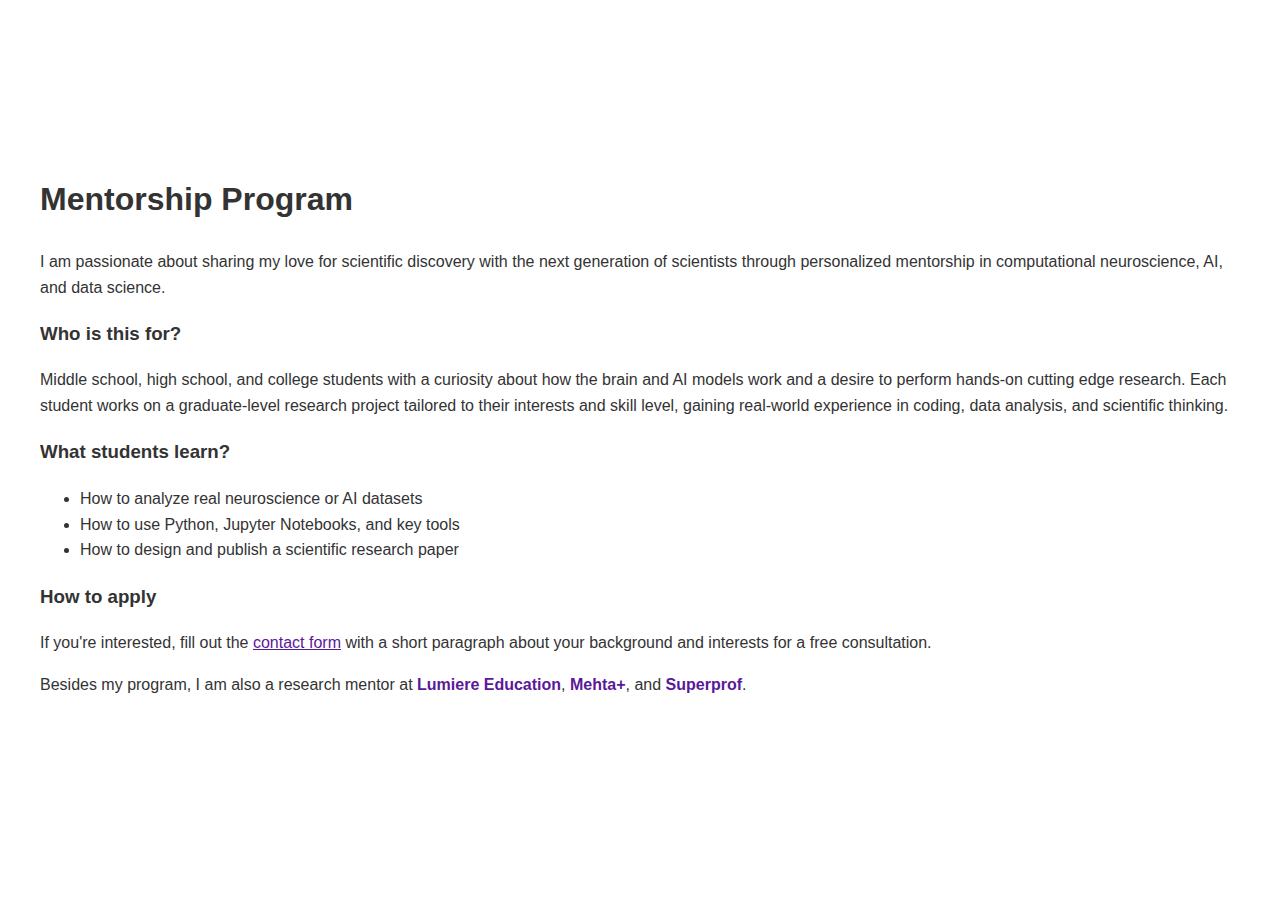
<file: mentorship.html>
<!DOCTYPE html>
<html lang="en">
<head>
  <meta charset="UTF-8" />
  <meta name="viewport" content="width=device-width, initial-scale=1.0" />
  <title>Mentorship – Arefeh Sherafati Academy</title>
  <link rel="stylesheet" href="style.css" />
</head>
<body>
  <header>
    <nav>
      <h1><a href="academy.html" style="text-decoration: none; color: white;">Arefeh Sherafati Academy</a></h1>
    </nav>
  </header>

  <main>
    <section>
      <h2>Mentorship Program</h2>
      <p>I am passionate about sharing my love for scientific discovery with the next generation of scientists through personalized mentorship in computational neuroscience, AI, and data science.</p>

      <h3>Who is this for?</h3>
      <p>Middle school, high school, and college students with a curiosity about how the brain and AI models work and a desire to perform hands-on cutting edge research. Each student works on a graduate-level research project tailored to their interests and skill level, gaining real-world experience in coding, data analysis, and scientific thinking.</p>

      <h3>What students learn?</h3>
      <ul>
        <li>How to analyze real neuroscience or AI datasets</li>
        <li>How to use Python, Jupyter Notebooks, and key tools</li>
        <li>How to design and publish a scientific research paper</li>
      </ul>

      <h3>How to apply</h3>
      <p>If you're interested, fill out the <a href="contact.html" style="color:#5A189A;">contact form</a> with a short paragraph about your background and interests for a free consultation.</p>

      <p>
        Besides my program, I am also a research mentor at
        <a href="https://www.lumiere-education.com/" target="_blank" rel="noopener" style="color:#5A189A; font-weight:bold; text-decoration: none;">Lumiere Education</a>,
        <a href="https://mehtaplustutoring.com/" target="_blank" rel="noopener" style="color:#5A189A; font-weight:bold; text-decoration: none;">Mehta+</a>, and
        <a href="https://www.superprof.com/physics-phd-offering-research-mentorship-neuroscience-and-artificial-intelligencepublish-your-own-paper.html" target="_blank" rel="noopener" style="color:#5A189A; font-weight:bold; text-decoration: none;">Superprof</a>.
</file>
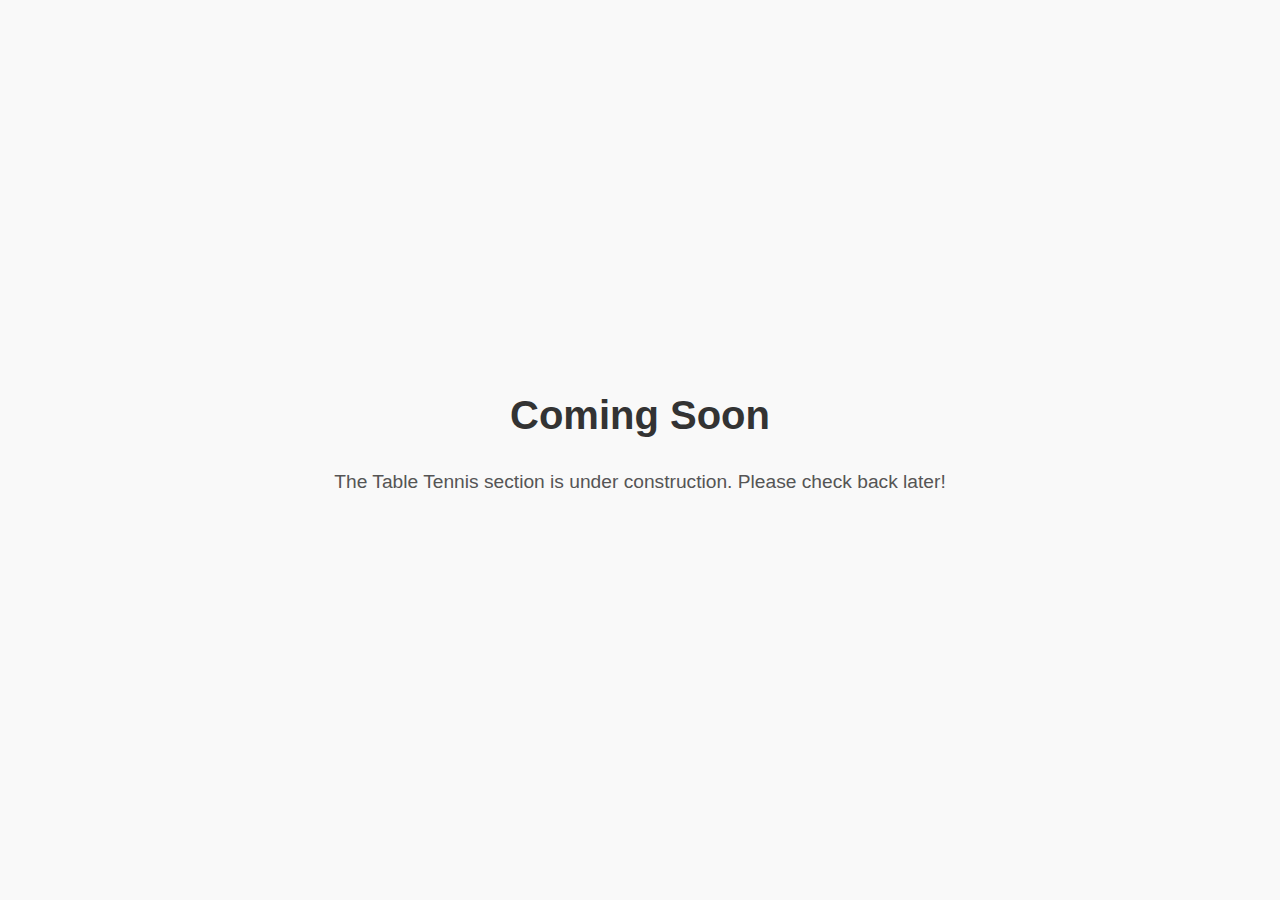
<file: tt.html>
<!DOCTYPE html>
<html lang="en">
<head>
    <meta charset="UTF-8" />
    <meta name="viewport" content="width=device-width, initial-scale=1.0"/>
    <title>Coming Soon – Arefeh Sherafati</title>
    <link rel="stylesheet" href="style.css" />
    <style>
        body {
            display: flex;
            justify-content: center;
            align-items: center;
            min-height: 100vh;
            font-family: sans-serif;
            background-color: #f9f9f9;
            margin: 0;
        }

        .coming-soon {
            text-align: center;
            padding: 2rem;
        }

        .coming-soon h1 {
            font-size: 2.5rem;
            margin-bottom: 1rem;
        }

        .coming-soon p {
            font-size: 1.2rem;
            color: #555;
        }
    </style>
</head>
<body>
    <div class="coming-soon">
        <h1>Coming Soon</h1>
        <p>The Table Tennis section is under construction. Please check back later!</p>
    </div>
</body>
</html>
</file>
<file: style.css>
/* General styles */
body {
    font-family: 'Arial', sans-serif;
    margin: 0;
    padding: 0;
    color: #333;
    line-height: 1.6;
    width: 100%;

}
#about, #connect {
    margin-top: 0; /* No margin above the About section */
    padding-top: 20px; /* Small padding on top if needed */
    max-width: 1200px;
    width: 100%;
    margin-left: auto;
    margin-right: auto;
}

.hero-container {
    height: auto; /* Same height as .hero-image */
    width: 100vw; /* Full width */
    max-width: 100vw;
    overflow-x: hidden;
}

/* Hero Image Section */
.hero-image {
    position: relative;
    width: 100%;
    height: 60vh;
    background-image: url('./images/Composition_VIII_1923.jpg');
    background-size: cover;
    background-position: center center;
    background-repeat: no-repeat;
    display: flex;
    justify-content: flex-end;
    align-items: flex-end;
    margin: 0;
    padding: 0;
    overflow: hidden; /* Prevents horizontal scrolling */
}
.image-caption {
    position: absolute;
    /* bottom: 1px; */
    right: 1;
    color: black; /* Black text */
    font-size: 1rem;
    font-style: italic; /* Elegant artistic touch */
    text-shadow: none; /* Remove any unwanted shadow */
    background: none !important; /* Ensure no background */
    padding: 10px; /* Remove padding if unnecessary */
    margin: 0;
    box-sizing: border-box; 
}

.hero-title {
    color: #fff;
    font-size: 3rem;
    font-weight: bold;
    margin-top: 1rem;
    text-shadow: 2px 2px 4px rgba(0, 0, 0, 0.6);
}

/* Navigation Bar */
nav {
    /* position: relative; */
    /* top: 0; */
    width: 100%;
    display: flex;
    justify-content: space-between;
    /* align-items: center; */
    padding: 1rem;
    z-index: 1000;
    background-color: rgba(255, 255, 255, 0.8);
    box-sizing: border-box;
}
h1 {
    margin-left: 2vw; /* Adjust this value to move the title towards the center */
    font-size: 2rem; /* Adjust as needed */
    margin: 0;
    flex-shrink: 0; /* Prevents shrinking of the title */
    white-space: nowrap; 
}
nav ul {
    list-style: none;
    display: flex;
    gap: 1rem;
    margin: 0;
    padding: 0;
    justify-content: flex-start;
    flex-wrap: nowrap;
}

nav li a {
    text-decoration: none;
    color: #333;
    font-weight: bold;
    padding: 0.5rem 1rem;
    border-radius: 5px;
    transition: background-color 0.3s ease, color 0.3s ease;
}

nav li a:hover {
    background-color: rgba(0, 123, 255, 0.2);
    color: #007bff;
}

.nav-links {
    list-style: none;
    display: flex;
    gap: 2rem;
    margin: 0;
}

.nav-links li a {
    color: #fff;
    text-decoration: none;
    font-size: 2rem;
    font-weight: bold;
    padding: 0.5rem 1rem;
    border-radius: 5px;
    transition: background 0.3s ease, color 0.3s ease;
}

.nav-links li a:hover {
    background: rgba(255, 255, 255, 0.2);
    color: #007bff;
}


/* Main Content */

main {
    max-width: 1200px;
    margin: auto;
    width: 100%; /* More flexible on different screens */
    margin-top: 6rem;
    padding: 4rem 2rem;
    margin-top: 0;
}


h2 {
    color: #333;
    font-size: 2rem;
    margin-bottom: 1.5rem;
}

/* Footer */
footer {
    background: #333;
    color: #fff;
    text-align: center;
    padding: 1rem 0;
}

/* Social Links */
.social-links {
    display: flex;
    justify-content: center;
    gap: 1rem;
    margin-top: 1rem;
}

.social-links a {
    text-decoration: none;
    color: #fff;
    font-size: 1.2rem;
    padding: 0.5rem 1rem;
    border: 2px solid #333;
    background-color: #333;
    border-radius: 5px;
    transition: all 0.3s ease;
}

.social-links a:hover {
    background-color: #007bff;
    color: #fff;
    border-color: #007bff;
}

/* Research Highlights Section */
.projects-container {
    display: grid;
    grid-template-columns: repeat(3, 1fr);
    gap: 20px;
    margin-top: 20px;
}

.project-box {
    background: #f9f9f9;
    padding: 15px;
    border-radius: 10px;
    text-align: center;
    box-shadow: 2px 2px 10px rgba(0, 0, 0, 0.1);
    transition: transform 0.3s ease, box-shadow 0.3s ease;
}

.project-box img {
    width: 100%;
    height: 150px;
    object-fit: cover;
    border-radius: 8px;
}

.project-box h3 {
    margin-top: 10px;
    font-size: 1.2rem;
    color: #333;
}

.project-box p {
    font-size: 1rem;
    color: #666;
    margin: 10px 0;
}

.project-link {
    display: inline-block;
    padding: 8px 12px;
    background: #007bff;
    color: #fff;
    text-decoration: none;
    border-radius: 5px;
    transition: background 0.3s ease;
}

.project-link:hover {
    background: #0056b3;
}

.project-box:hover {
    transform: translateY(-5px);
    box-shadow: 4px 4px 15px rgba(0, 0, 0, 0.15);
}

/* Responsive Design */
@media (max-width: 900px) {
    .projects-container {
        grid-template-columns: repeat(2, 1fr);
    }
}

@media (max-width: 600px) {
    .projects-container {
        grid-template-columns: repeat(1, 1fr);
    }
}
</file>
